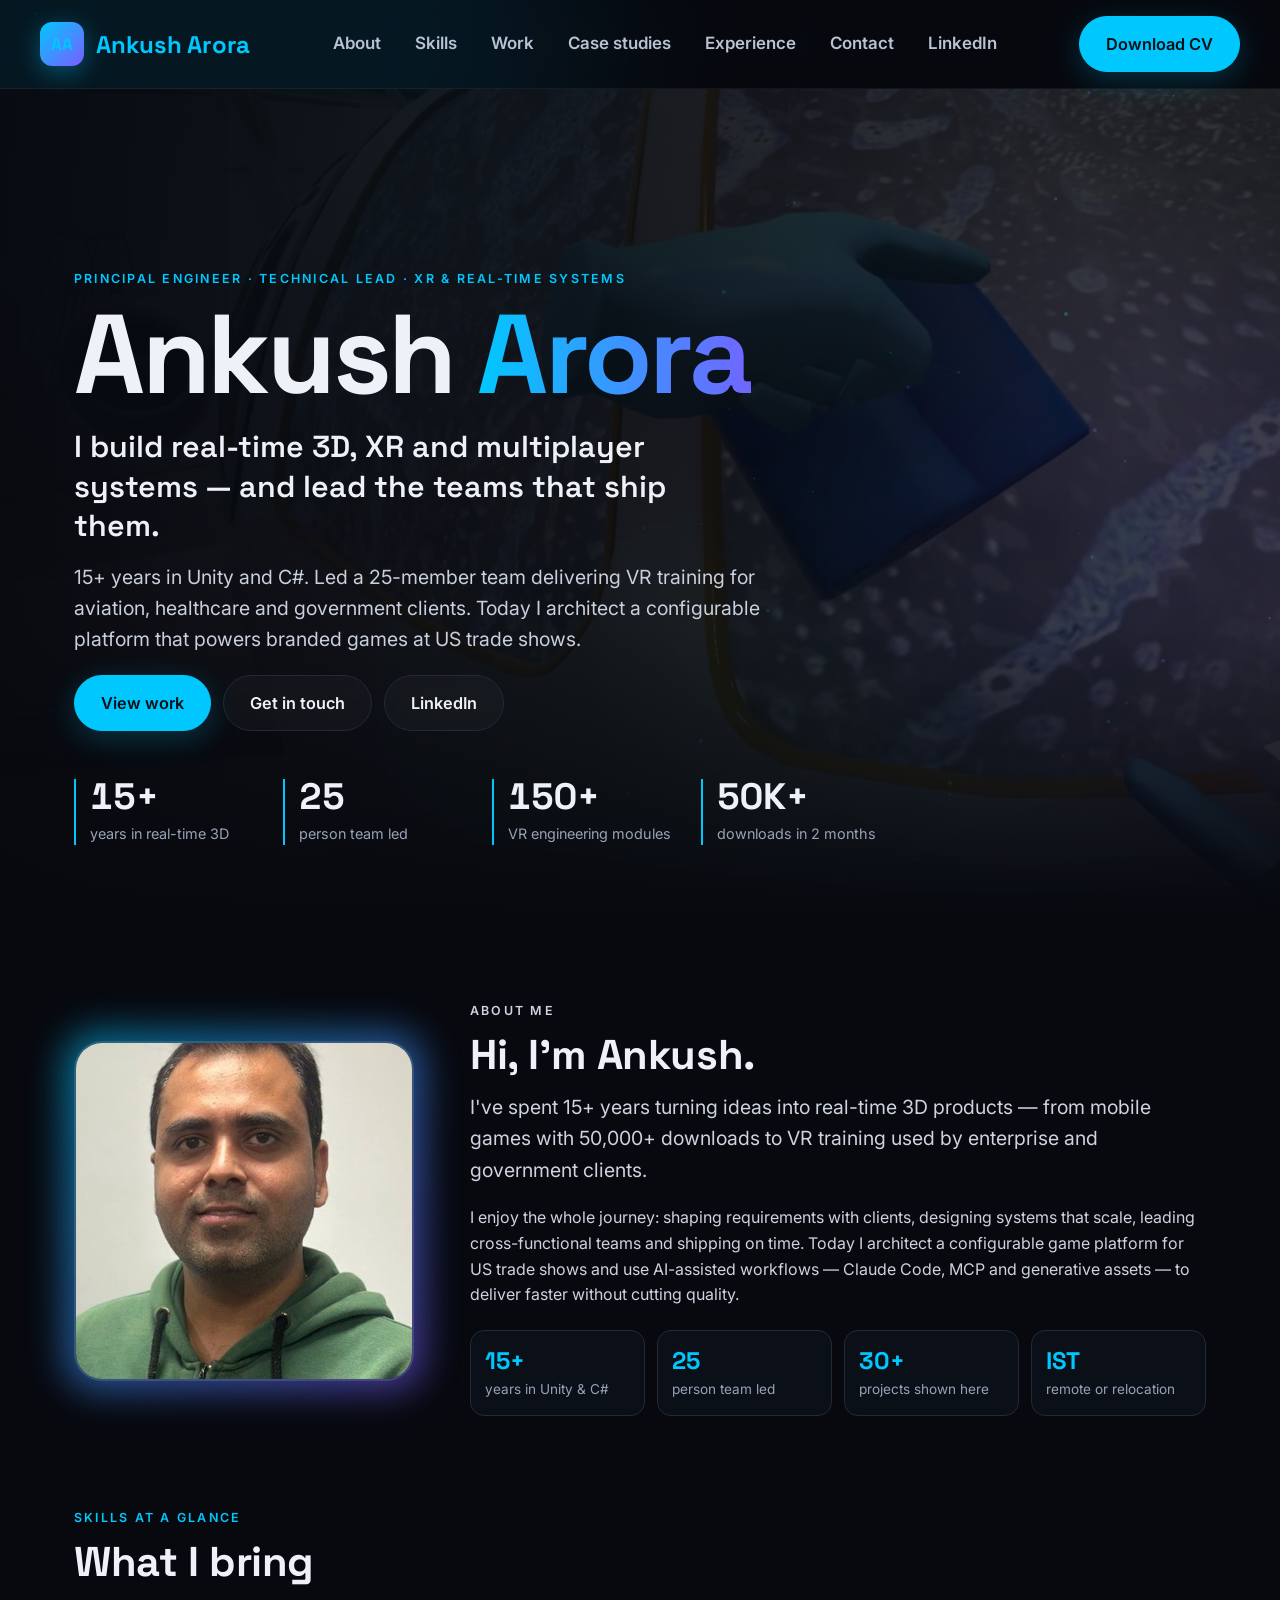
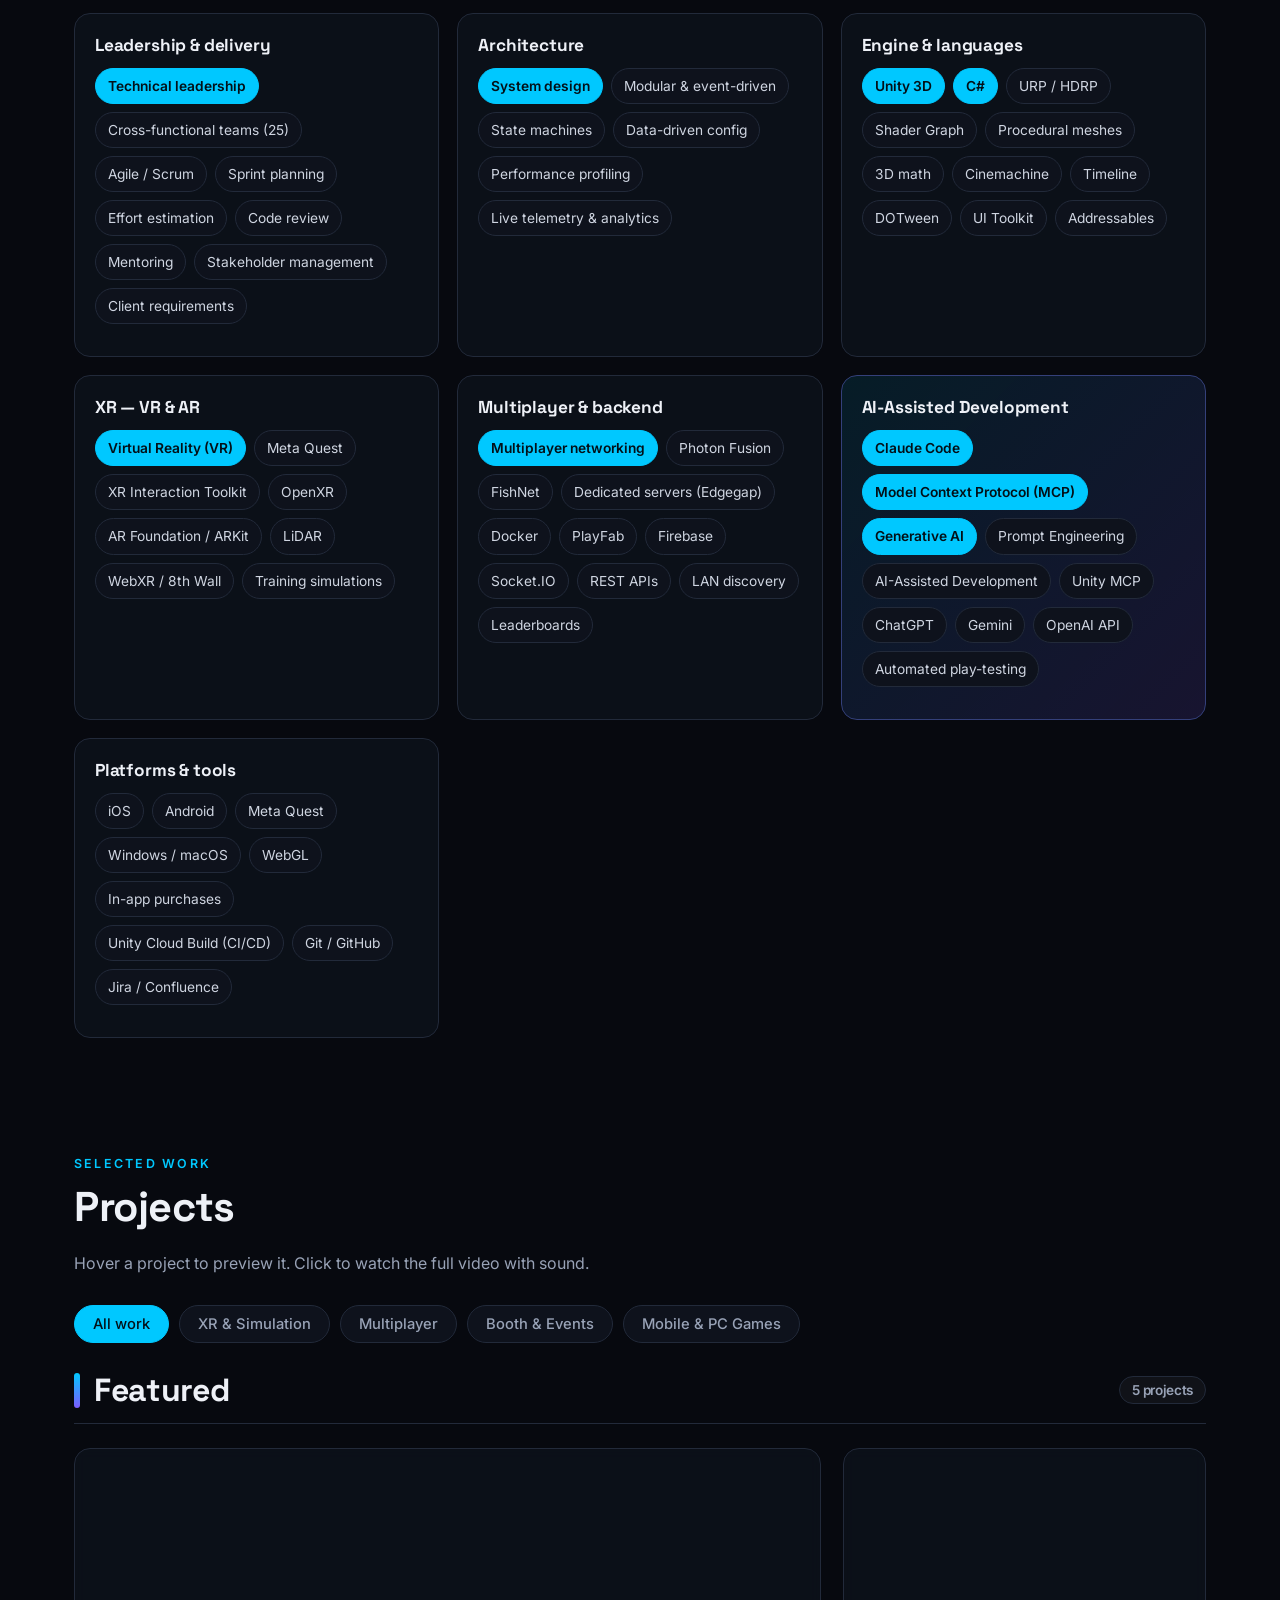
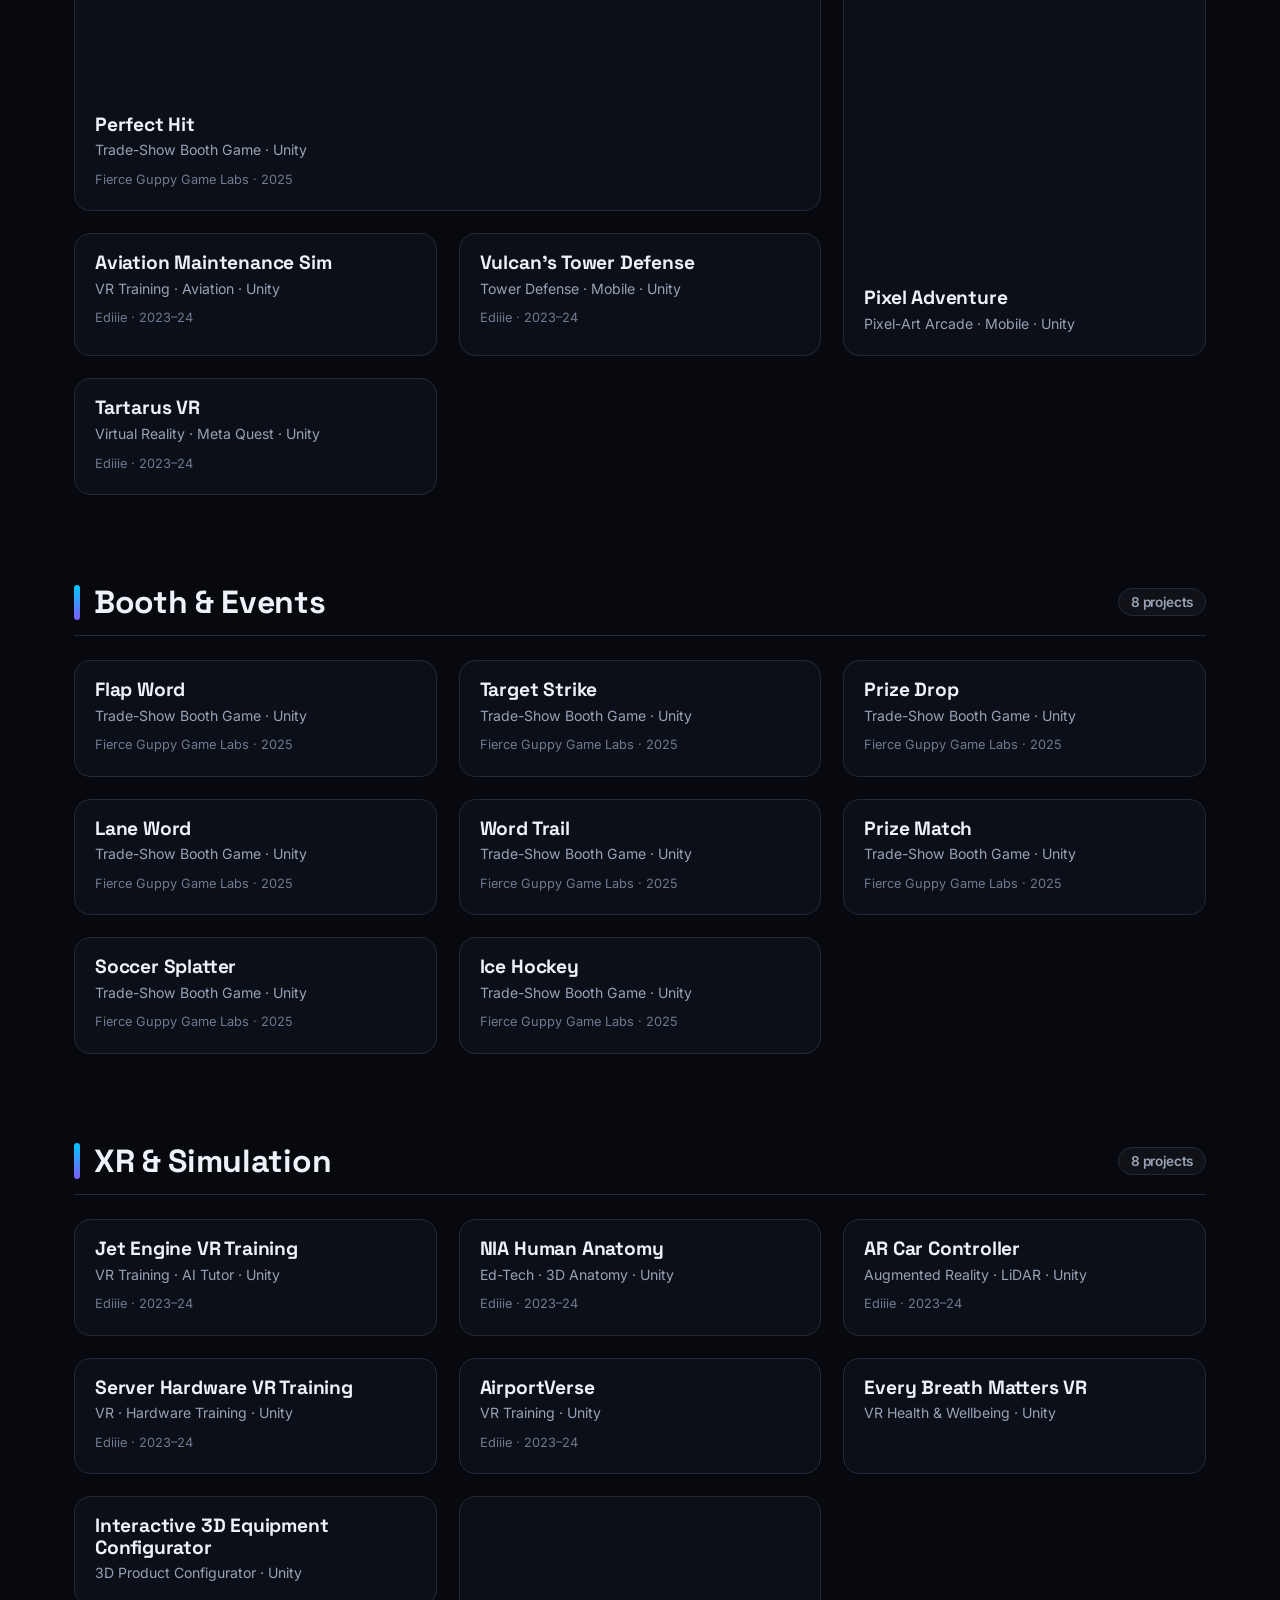
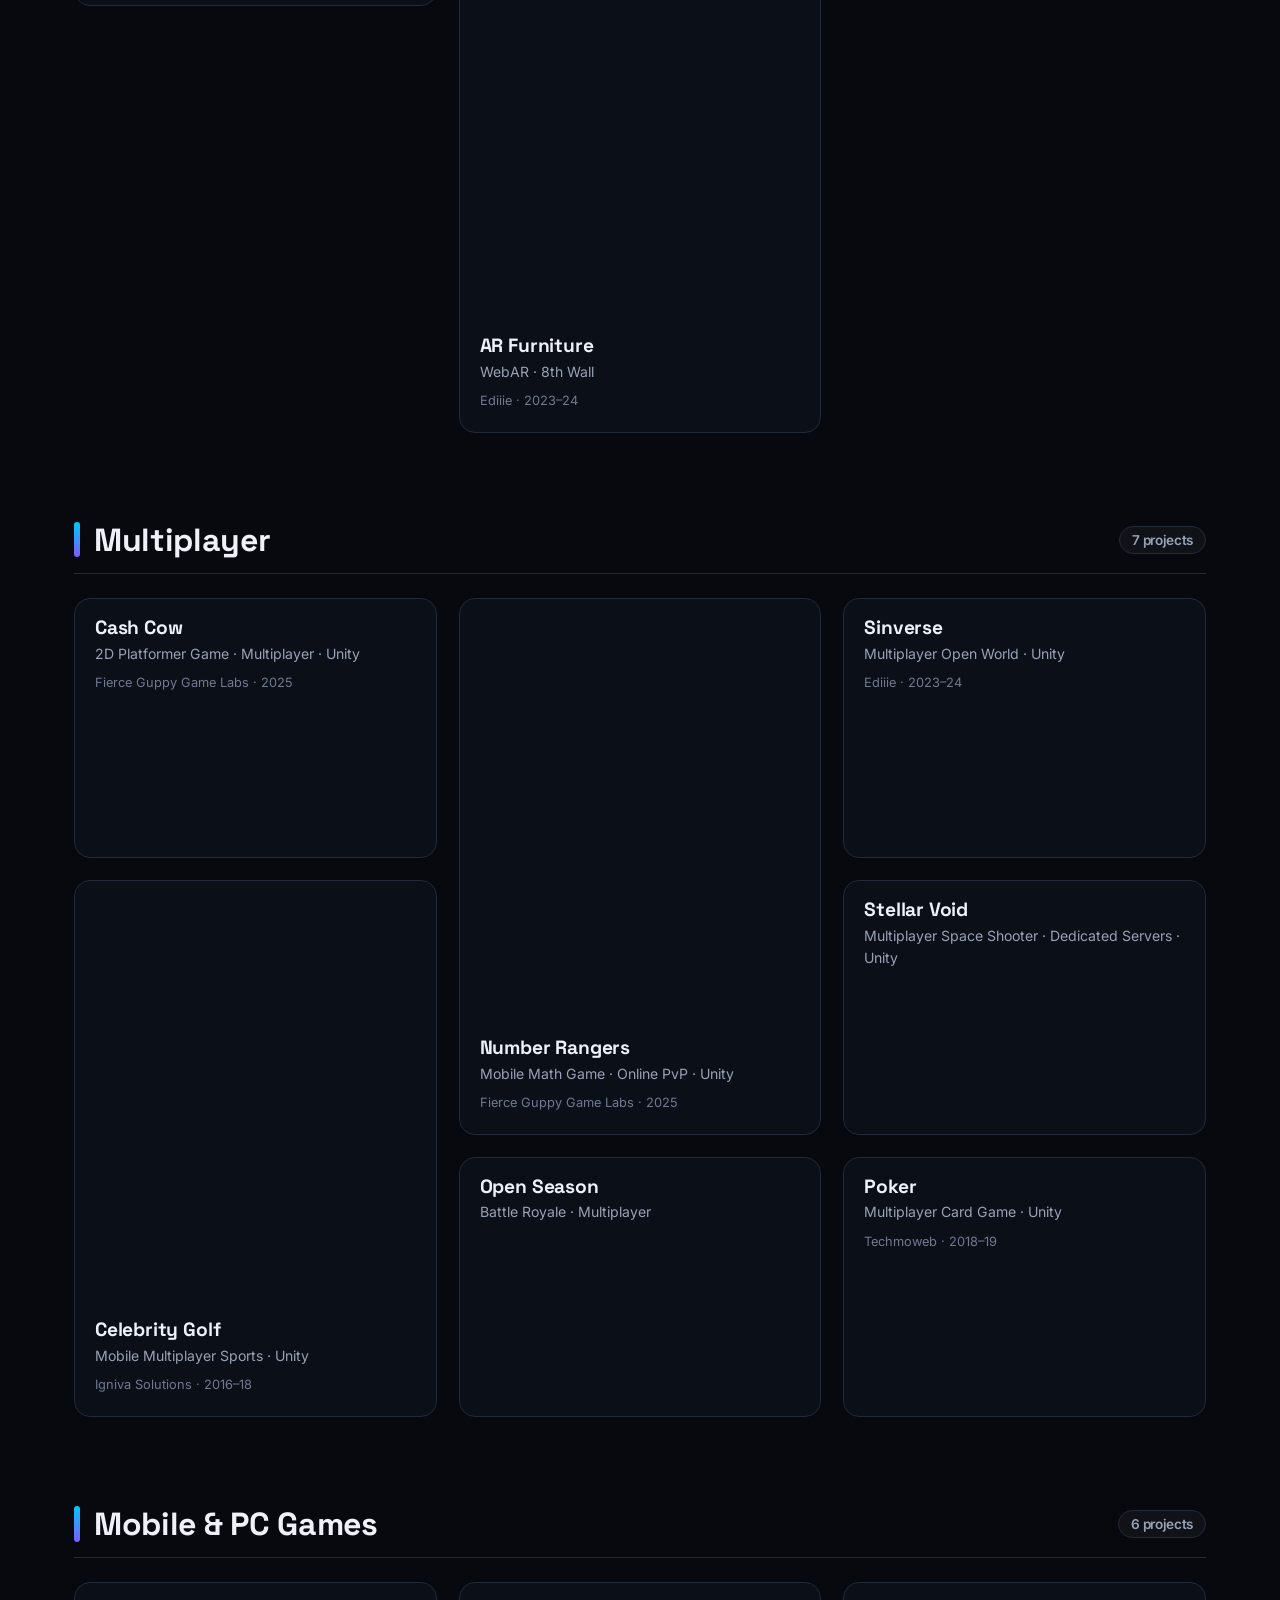
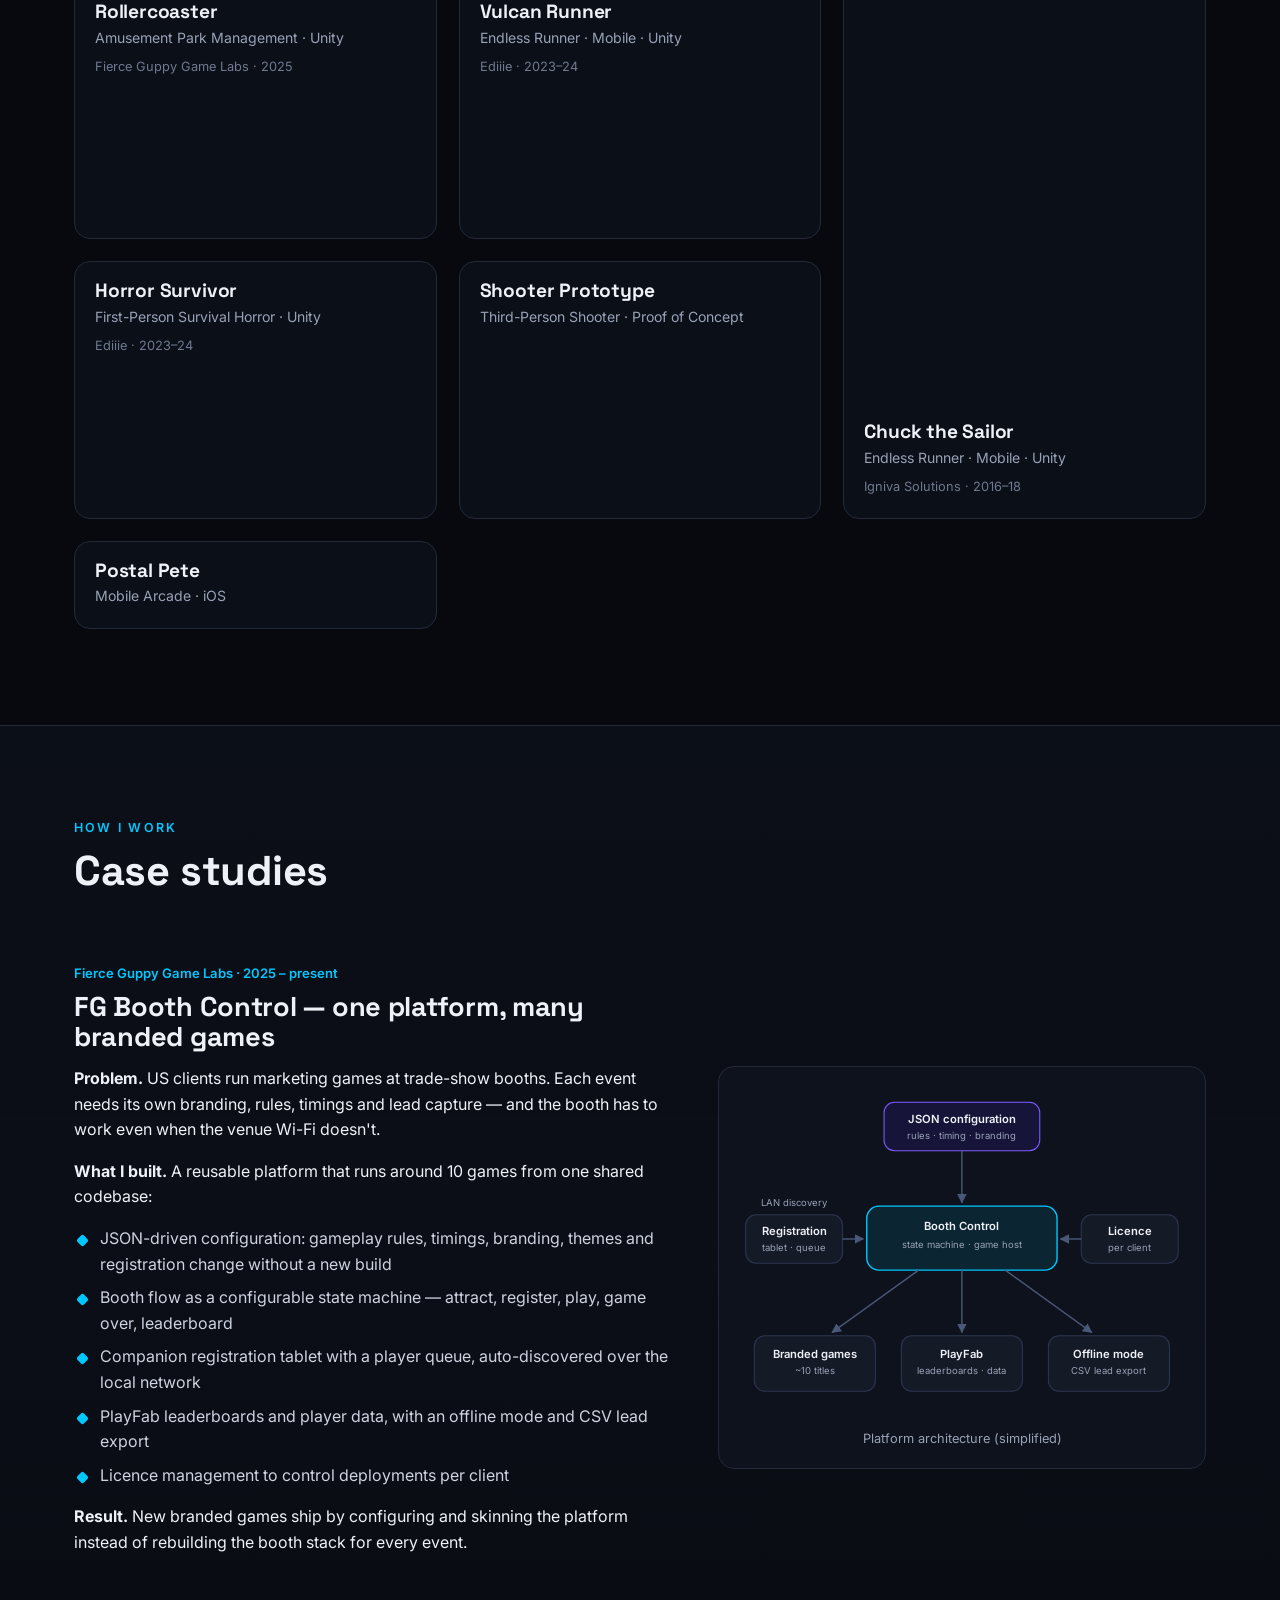
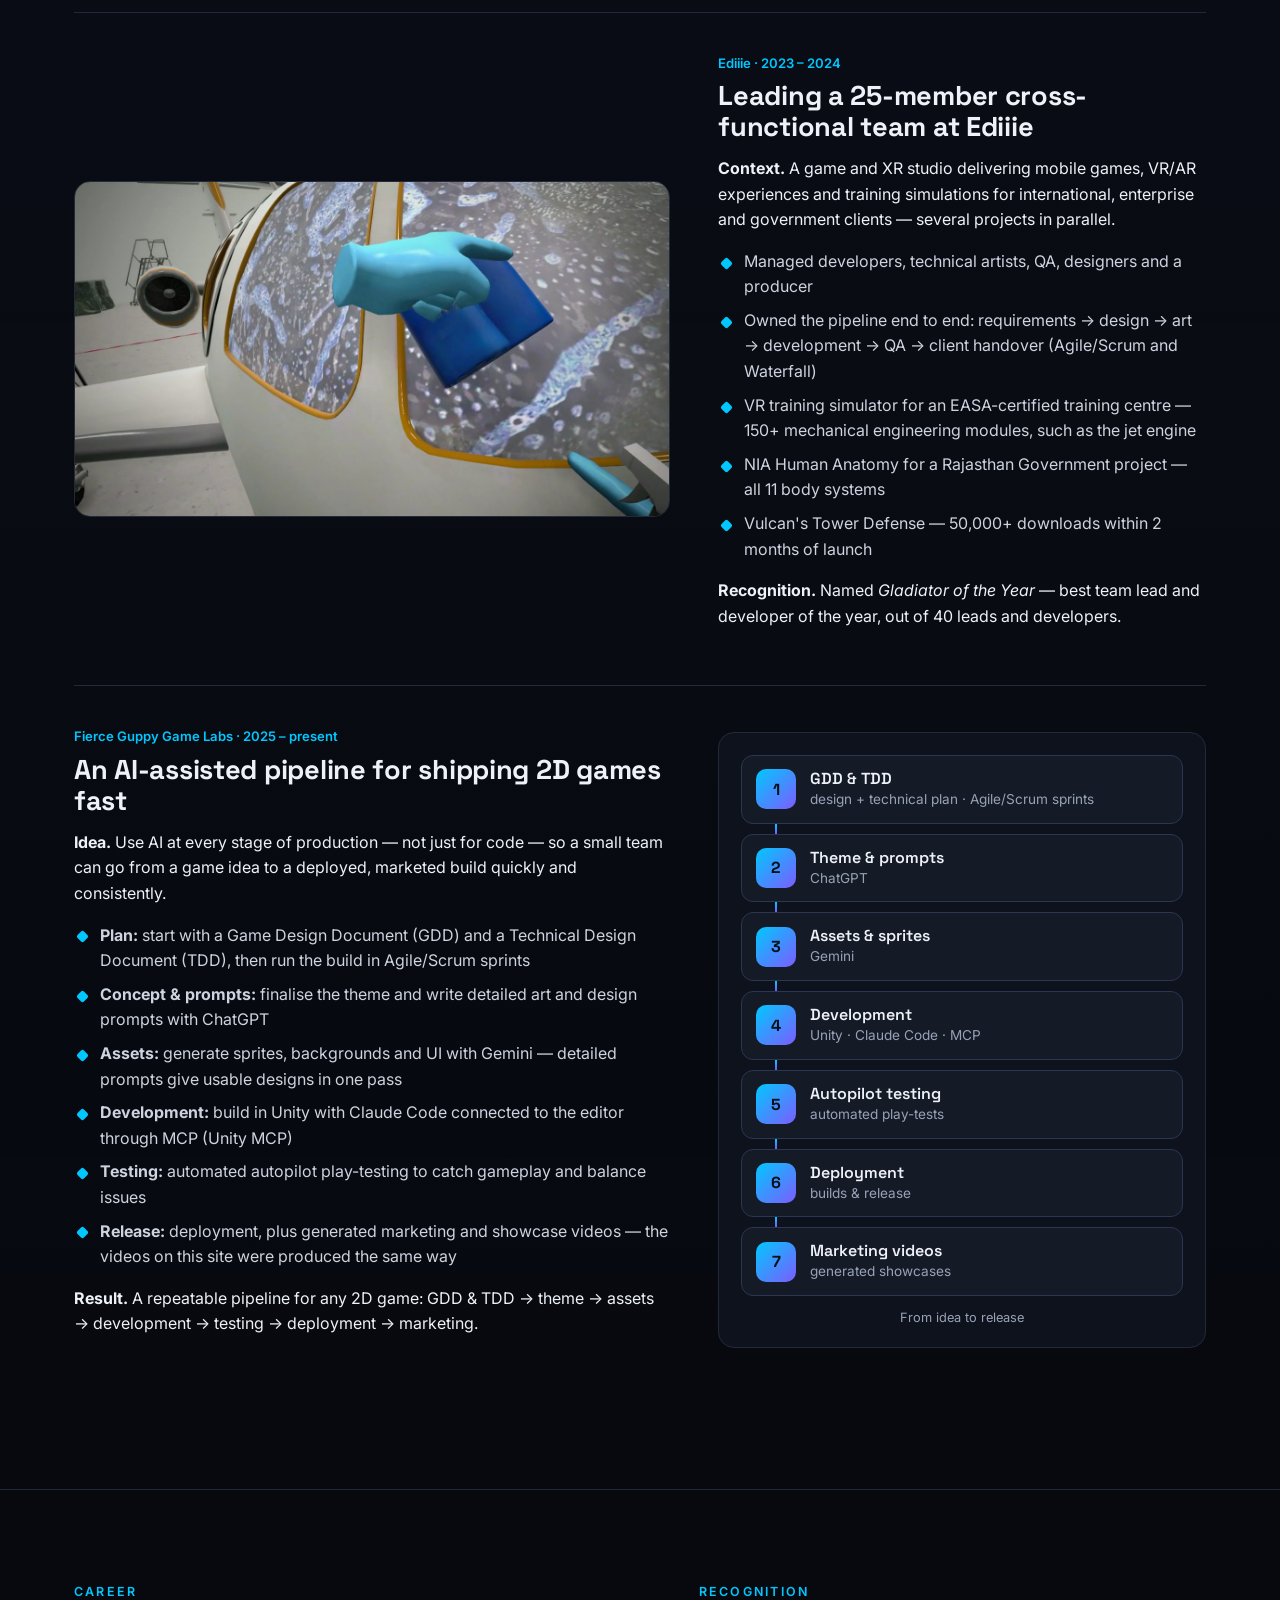
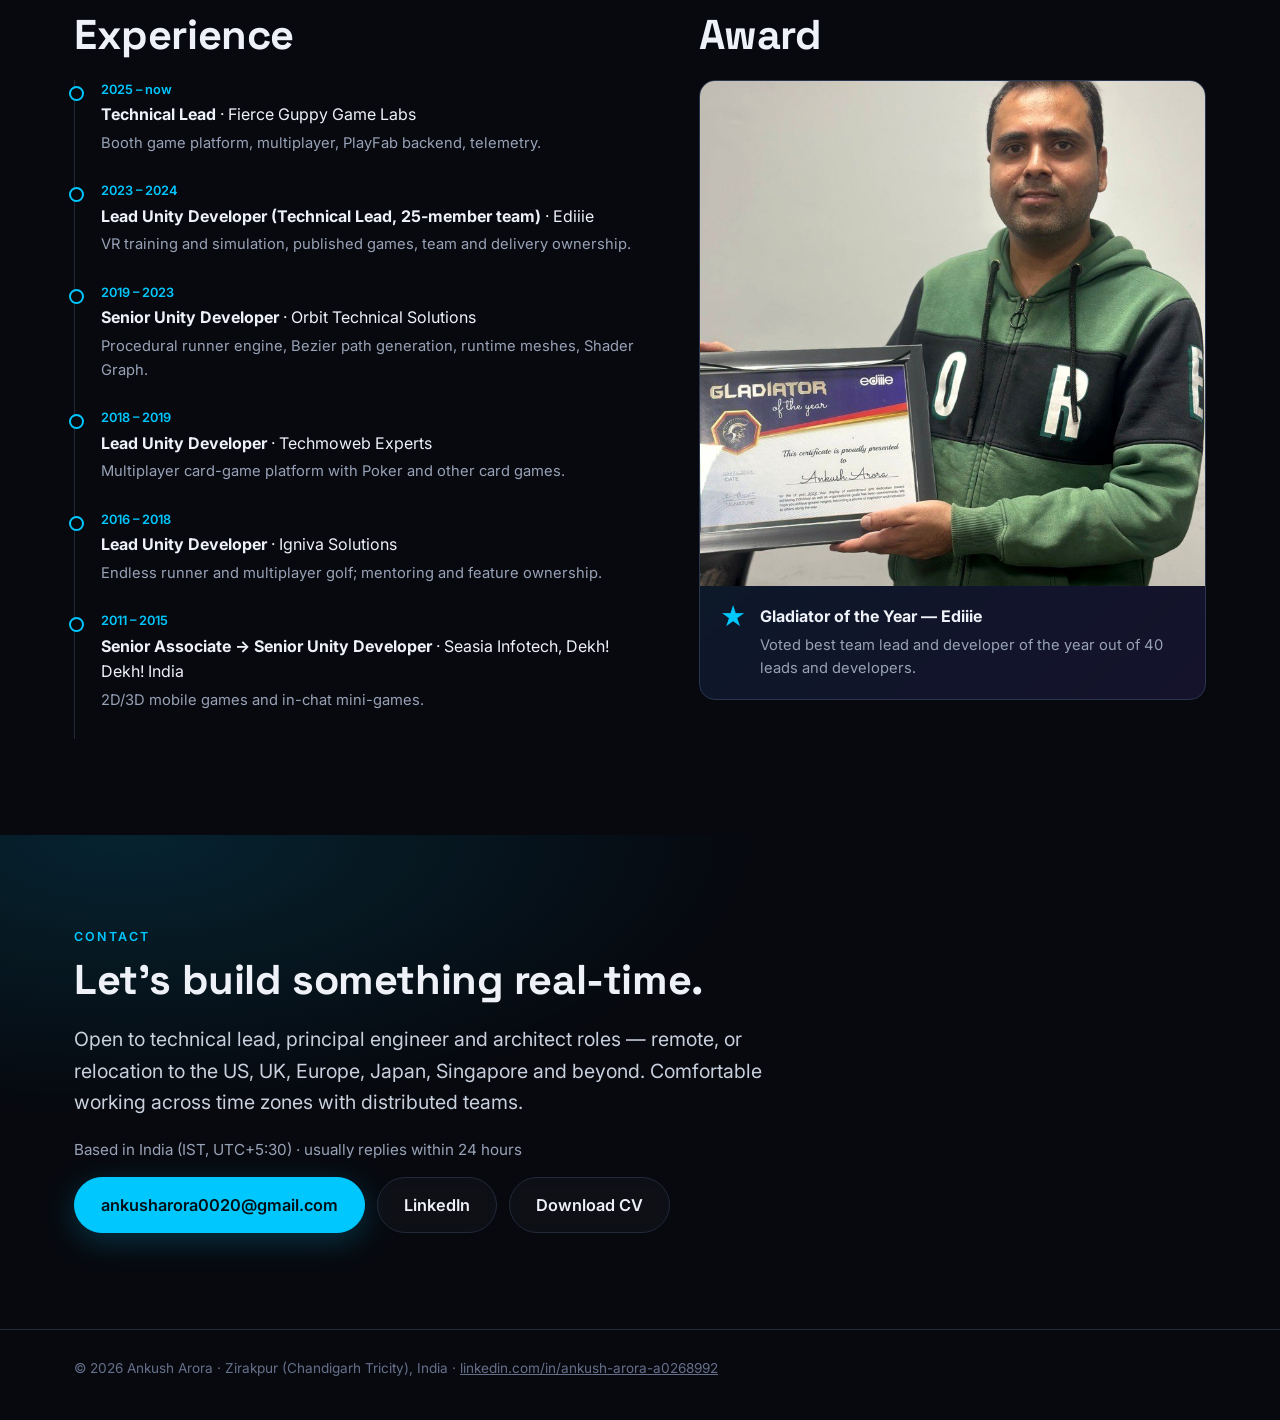
<file: docs/index.html>
<!doctype html>
<html lang="en">
<head>
<meta charset="utf-8">
<meta name="viewport" content="width=device-width, initial-scale=1">
<title>Ankush Arora — Principal Engineer / Technical Lead</title>
<meta name="description" content="Ankush Arora — 15+ years building real-time 3D, XR, simulation and multiplayer products in Unity. Technical lead of a 25-member team. Portfolio, case studies and CV.">
<meta property="og:title" content="Ankush Arora — Real-Time Systems, XR & Simulation">
<meta property="og:description" content="15+ years building real-time 3D, XR, simulation and multiplayer products. Portfolio and case studies.">
<meta property="og:type" content="website">
<meta property="og:url" content="https://ankusharoraportfolio.github.io/">
<meta property="og:image" content="https://ankusharoraportfolio.github.io/assets/og-image.jpg">
<meta name="twitter:card" content="summary_large_image">
<meta property="og:image:width" content="1200">
<meta property="og:image:height" content="630">
<link rel="canonical" href="https://ankusharoraportfolio.github.io/">
<meta name="theme-color" content="#07090f">
<script type="application/ld+json">
{"@context":"https://schema.org","@type":"Person","name":"Ankush Arora","jobTitle":"Principal Engineer / Technical Lead","url":"https://ankusharoraportfolio.github.io/","email":"mailto:ankusharora0020@gmail.com","address":{"@type":"PostalAddress","addressLocality":"Zirakpur","addressCountry":"IN"},"sameAs":["https://www.linkedin.com/in/ankush-arora-a0268992/"],"knowsAbout":["Unity","C#","Virtual Reality","Augmented Reality","Multiplayer networking","Real-time 3D","Simulation","Technical leadership"]}
</script>
<link rel="icon" href="data:image/svg+xml,%3Csvg xmlns='http://www.w3.org/2000/svg' viewBox='0 0 64 64'%3E%3Crect width='64' height='64' rx='14' fill='%2307090f'/%3E%3Ctext x='32' y='43' font-family='Arial' font-weight='700' font-size='30' text-anchor='middle' fill='%2300c8ff'%3EAA%3C/text%3E%3C/svg%3E">
<link rel="preconnect" href="https://fonts.googleapis.com">
<link rel="preconnect" href="https://fonts.gstatic.com" crossorigin>
<link href="https://fonts.googleapis.com/css2?family=Inter:wght@400;500;600&family=Space+Grotesk:wght@500;600;700&display=swap" rel="stylesheet">
<link rel="stylesheet" href="styles.css?v=1792730351">
</head>
<body>
<div class="aurora" aria-hidden="true"><span></span><span></span><span></span></div>
<canvas id="bg" aria-hidden="true"></canvas>

<header class="nav" id="top">
  <a class="brand" href="#top"><span class="mono">AA</span><span class="brand-name">Ankush Arora</span></a>
  <nav>
    <a href="#about">About</a>
    <a href="#skills">Skills</a>
    <a href="#work">Work</a>
    <a href="#case-studies">Case studies</a>
    <a href="#experience">Experience</a>
    <a href="#contact">Contact</a>
    <a href="https://www.linkedin.com/in/ankush-arora-a0268992/" target="_blank" rel="noopener">LinkedIn</a>
  </nav>
  <a class="btn btn-nav" href="assets/Ankush_Arora_CV.pdf" download>Download CV</a>
</header>

<section class="hero">
  <video class="hero-video" autoplay muted loop playsinline disablepictureinpicture preload="metadata" poster="assets/work/aviation_maintenance_sim/poster.jpg">
    <source src="assets/work/aviation_maintenance_sim/loop.mp4" type="video/mp4">
  </video>
  <div class="hero-shade"></div>
  <div class="wrap hero-inner">
    <p class="eyebrow">Principal Engineer · Technical Lead · XR &amp; Real-Time Systems</p>
    <h1 class="name">Ankush <span>Arora</span></h1>
    <p class="tagline">I build real-time 3D, XR and multiplayer systems — and lead the teams that ship them.</p>
    <p class="lead">15+ years in Unity and C#. Led a 25-member team delivering VR training for aviation, healthcare and government clients. Today I architect a configurable platform that powers branded games at US trade shows.</p>
    <div class="cta">
      <a class="btn" href="#work">View work</a>
      <a class="btn btn-ghost" href="#contact">Get in touch</a>
      <a class="btn btn-ghost" href="https://www.linkedin.com/in/ankush-arora-a0268992/" target="_blank" rel="noopener">LinkedIn</a>
    </div>
    <dl class="stats">
      <div><dt data-count="15" data-suffix="+">15+</dt><dd>years in real-time 3D</dd></div>
      <div><dt data-count="25" data-suffix="">25</dt><dd>person team led</dd></div>
      <div><dt data-count="150" data-suffix="+">150+</dt><dd>VR engineering modules</dd></div>
      <div><dt data-count="50" data-suffix="K+">50K+</dt><dd>downloads in 2 months</dd></div>
    </dl>
  </div>
</section>

<section class="section about" id="about">
  <div class="wrap about-grid">
    <figure class="about-photo"><img src="assets/portrait.jpg" alt="Ankush Arora" width="600" height="600" loading="eager"></figure>
    <div class="about-text">
      <p class="eyebrow">About me</p>
      <h2>Hi, I'm Ankush.</h2>
      <p class="lead">I've spent 15+ years turning ideas into real-time 3D products — from mobile games with 50,000+ downloads to VR training used by enterprise and government clients.</p>
      <p>I enjoy the whole journey: shaping requirements with clients, designing systems that scale, leading cross-functional teams and shipping on time. Today I architect a configurable game platform for US trade shows and use AI-assisted workflows — Claude Code, MCP and generative assets — to deliver faster without cutting quality.</p>
      <ul class="facts">
        <li><b>15+</b><span>years in Unity &amp; C#</span></li>
        <li><b>25</b><span>person team led</span></li>
        <li><b>30+</b><span>projects shown here</span></li>
        <li><b>IST</b><span>remote or relocation</span></li>
      </ul>
    </div>
  </div>
</section>

<section class="section skills-top" id="skills">
  <div class="wrap">
    <div class="section-head">
      <p class="eyebrow">Skills at a glance</p>
      <h2>What I bring</h2>
    </div>
    <div class="skill-grid">
      <div class="skill-card"><h4>Leadership &amp; delivery</h4><p class="chips"><span class="hot">Technical leadership</span><span>Cross-functional teams (25)</span><span>Agile / Scrum</span><span>Sprint planning</span><span>Effort estimation</span><span>Code review</span><span>Mentoring</span><span>Stakeholder management</span><span>Client requirements</span></p></div>
      <div class="skill-card"><h4>Architecture</h4><p class="chips"><span class="hot">System design</span><span>Modular &amp; event-driven</span><span>State machines</span><span>Data-driven config</span><span>Performance profiling</span><span>Live telemetry &amp; analytics</span></p></div>
      <div class="skill-card"><h4>Engine &amp; languages</h4><p class="chips"><span class="hot">Unity 3D</span><span class="hot">C#</span><span>URP / HDRP</span><span>Shader Graph</span><span>Procedural meshes</span><span>3D math</span><span>Cinemachine</span><span>Timeline</span><span>DOTween</span><span>UI Toolkit</span><span>Addressables</span></p></div>
      <div class="skill-card"><h4>XR — VR &amp; AR</h4><p class="chips"><span class="hot">Virtual Reality (VR)</span><span>Meta Quest</span><span>XR Interaction Toolkit</span><span>OpenXR</span><span>AR Foundation / ARKit</span><span>LiDAR</span><span>WebXR / 8th Wall</span><span>Training simulations</span></p></div>
      <div class="skill-card"><h4>Multiplayer &amp; backend</h4><p class="chips"><span class="hot">Multiplayer networking</span><span>Photon Fusion</span><span>FishNet</span><span>Dedicated servers (Edgegap)</span><span>Docker</span><span>PlayFab</span><span>Firebase</span><span>Socket.IO</span><span>REST APIs</span><span>LAN discovery</span><span>Leaderboards</span></p></div>
      <div class="skill-card ai"><h4>AI-Assisted Development</h4><p class="chips"><span class="hot">Claude Code</span><span class="hot">Model Context Protocol (MCP)</span><span class="hot">Generative AI</span><span>Prompt Engineering</span><span>AI-Assisted Development</span><span>Unity MCP</span><span>ChatGPT</span><span>Gemini</span><span>OpenAI API</span><span>Automated play-testing</span></p></div>
      <div class="skill-card"><h4>Platforms &amp; tools</h4><p class="chips"><span>iOS</span><span>Android</span><span>Meta Quest</span><span>Windows / macOS</span><span>WebGL</span><span>In-app purchases</span><span>Unity Cloud Build (CI/CD)</span><span>Git / GitHub</span><span>Jira / Confluence</span></p></div>
    </div>
  </div>
</section>

<section class="section" id="work">
  <div class="wrap">
    <div class="reveal section-head">
      <p class="eyebrow">Selected work</p>
      <h2>Projects</h2>
      <p class="muted" id="work-hint">Hover a project to preview it. Click to watch the full video with sound.</p>
    </div>
    <div class="filters" role="tablist" id="filters"></div>
    <div class="grid" id="grid"></div>
  </div>
</section>

<section class="section alt" id="case-studies">
  <div class="wrap">
    <div class="reveal section-head">
      <p class="eyebrow">How I work</p>
      <h2>Case studies</h2>
    </div>

    <article class="reveal case">
      <div class="case-text">
        <p class="tag">Fierce Guppy Game Labs · 2025 – present</p>
        <h3>FG Booth Control — one platform, many branded games</h3>
        <p><b>Problem.</b> US clients run marketing games at trade-show booths. Each event needs its own branding, rules, timings and lead capture — and the booth has to work even when the venue Wi-Fi doesn't.</p>
        <p><b>What I built.</b> A reusable platform that runs around 10 games from one shared codebase:</p>
        <ul class="ticks">
          <li>JSON-driven configuration: gameplay rules, timings, branding, themes and registration change without a new build</li>
          <li>Booth flow as a configurable state machine — attract, register, play, game over, leaderboard</li>
          <li>Companion registration tablet with a player queue, auto-discovered over the local network</li>
          <li>PlayFab leaderboards and player data, with an offline mode and CSV lead export</li>
          <li>Licence management to control deployments per client</li>
        </ul>
        <p><b>Result.</b> New branded games ship by configuring and skinning the platform instead of rebuilding the booth stack for every event.</p>
      </div>
      <figure class="diagram" aria-label="Booth platform architecture">
        <svg viewBox="0 0 520 380" role="img">
          <defs>
            <marker id="ar" viewBox="0 0 10 10" refX="9" refY="5" markerWidth="7" markerHeight="7" orient="auto"><path d="M0,0 L10,5 L0,10 z" class="arrowhead"/></marker>
          </defs>
          <g class="node accent"><rect x="170" y="20" width="180" height="56" rx="12"/><text x="260" y="44">JSON configuration</text><text x="260" y="62" class="sub">rules · timing · branding</text></g>
          <g class="node core"><rect x="150" y="140" width="220" height="74" rx="14"/><text x="260" y="168">Booth Control</text><text x="260" y="188" class="sub">state machine · game host</text></g>
          <g class="node"><rect x="10" y="150" width="112" height="56" rx="12"/><text x="66" y="174">Registration</text><text x="66" y="192" class="sub">tablet · queue</text></g>
          <g class="node"><rect x="398" y="150" width="112" height="56" rx="12"/><text x="454" y="174">Licence</text><text x="454" y="192" class="sub">per client</text></g>
          <g class="node"><rect x="20" y="290" width="140" height="64" rx="12"/><text x="90" y="316">Branded games</text><text x="90" y="334" class="sub">~10 titles</text></g>
          <g class="node"><rect x="190" y="290" width="140" height="64" rx="12"/><text x="260" y="316">PlayFab</text><text x="260" y="334" class="sub">leaderboards · data</text></g>
          <g class="node"><rect x="360" y="290" width="140" height="64" rx="12"/><text x="430" y="316">Offline mode</text><text x="430" y="334" class="sub">CSV lead export</text></g>
          <path class="edge" d="M260 76 V136" marker-end="url(#ar)"/>
          <path class="edge" d="M122 178 H146" marker-end="url(#ar)"/>
          <path class="edge" d="M398 178 H374" marker-end="url(#ar)"/>
          <path class="edge" d="M210 214 L110 286" marker-end="url(#ar)"/>
          <path class="edge" d="M260 214 V286" marker-end="url(#ar)"/>
          <path class="edge" d="M310 214 L410 286" marker-end="url(#ar)"/>
          <text x="66" y="140" class="edge-label">LAN discovery</text>
        </svg>
        <figcaption>Platform architecture (simplified)</figcaption>
      </figure>
    </article>

    <article class="reveal case">
      <div class="case-text">
        <p class="tag">Ediiie · 2023 – 2024</p>
        <h3>Leading a 25-member cross-functional team at Ediiie</h3>
        <p><b>Context.</b> A game and XR studio delivering mobile games, VR/AR experiences and training simulations for international, enterprise and government clients — several projects in parallel.</p>
        <ul class="ticks">
          <li>Managed developers, technical artists, QA, designers and a producer</li>
          <li>Owned the pipeline end to end: requirements → design → art → development → QA → client handover (Agile/Scrum and Waterfall)</li>
          <li>VR training simulator for an EASA-certified training centre — 150+ mechanical engineering modules, such as the jet engine</li>
          <li>NIA Human Anatomy for a Rajasthan Government project — all 11 body systems</li>
          <li>Vulcan's Tower Defense — 50,000+ downloads within 2 months of launch</li>
        </ul>
        <p><b>Recognition.</b> Named <em>Gladiator of the Year</em> — best team lead and developer of the year, out of 40 leads and developers.</p>
      </div>
      <div class="case-media">
        <video muted loop playsinline preload="none" poster="assets/work/aviation_maintenance_sim/poster.jpg" data-autoplay>
          <source src="assets/work/aviation_maintenance_sim/loop.mp4" type="video/mp4">
        </video>
      </div>
    </article>
    <article class="case reveal ai-case">
      <div class="case-text">
        <p class="tag">Fierce Guppy Game Labs · 2025 – present</p>
        <h3>An AI-assisted pipeline for shipping 2D games fast</h3>
        <p><b>Idea.</b> Use AI at every stage of production — not just for code — so a small team can go from a game idea to a deployed, marketed build quickly and consistently.</p>
        <ul class="ticks">
          <li><b>Plan:</b> start with a Game Design Document (GDD) and a Technical Design Document (TDD), then run the build in Agile/Scrum sprints</li>
          <li><b>Concept &amp; prompts:</b> finalise the theme and write detailed art and design prompts with ChatGPT</li>
          <li><b>Assets:</b> generate sprites, backgrounds and UI with Gemini — detailed prompts give usable designs in one pass</li>
          <li><b>Development:</b> build in Unity with Claude Code connected to the editor through MCP (Unity MCP)</li>
          <li><b>Testing:</b> automated autopilot play-testing to catch gameplay and balance issues</li>
          <li><b>Release:</b> deployment, plus generated marketing and showcase videos — the videos on this site were produced the same way</li>
        </ul>
        <p><b>Result.</b> A repeatable pipeline for any 2D game: GDD &amp; TDD → theme → assets → development → testing → deployment → marketing.</p>
      </div>
      <figure class="diagram pipeline" aria-label="AI-assisted production pipeline">
        <ol>
          <li><span>1</span><b>GDD &amp; TDD</b><em>design + technical plan · Agile/Scrum sprints</em></li>
          <li><span>2</span><b>Theme &amp; prompts</b><em>ChatGPT</em></li>
          <li><span>3</span><b>Assets &amp; sprites</b><em>Gemini</em></li>
          <li><span>4</span><b>Development</b><em>Unity · Claude Code · MCP</em></li>
          <li><span>5</span><b>Autopilot testing</b><em>automated play-tests</em></li>
          <li><span>6</span><b>Deployment</b><em>builds &amp; release</em></li>
          <li><span>7</span><b>Marketing videos</b><em>generated showcases</em></li>
        </ol>
        <figcaption>From idea to release</figcaption>
      </figure>
    </article>
  </div>
</section>

<section class="section" id="experience">
  <div class="wrap two-col">
    <div>
      <p class="eyebrow">Career</p>
      <h2>Experience</h2>
      <ol class="reveal timeline">
        <li><span class="when">2025 – now</span><b>Technical Lead</b> · Fierce Guppy Game Labs<p>Booth game platform, multiplayer, PlayFab backend, telemetry.</p></li>
        <li><span class="when">2023 – 2024</span><b>Lead Unity Developer (Technical Lead, 25-member team)</b> · Ediiie<p>VR training and simulation, published games, team and delivery ownership.</p></li>
        <li><span class="when">2019 – 2023</span><b>Senior Unity Developer</b> · Orbit Technical Solutions<p>Procedural runner engine, Bezier path generation, runtime meshes, Shader Graph.</p></li>
        <li><span class="when">2018 – 2019</span><b>Lead Unity Developer</b> · Techmoweb Experts<p>Multiplayer card-game platform with Poker and other card games.</p></li>
        <li><span class="when">2016 – 2018</span><b>Lead Unity Developer</b> · Igniva Solutions<p>Endless runner and multiplayer golf; mentoring and feature ownership.</p></li>
        <li><span class="when">2011 – 2015</span><b>Senior Associate → Senior Unity Developer</b> · Seasia Infotech, Dekh! Dekh! India<p>2D/3D mobile games and in-chat mini-games.</p></li>
      </ol>
    </div>
    <div>
      <p class="eyebrow">Recognition</p>
      <h2>Award</h2>
      <figure class="reveal award-card">
        <img src="assets/award_photo.jpg" alt="Ankush Arora holding the Gladiator of the Year certificate from Ediiie" width="800" height="800" loading="lazy">
        <figcaption>
          <span class="award-icon" aria-hidden="true">★</span>
          <div><b>Gladiator of the Year — Ediiie</b><p>Voted best team lead and developer of the year out of 40 leads and developers.</p></div>
        </figcaption>
      </figure>
    </div>
  </div>
</section>

<section class="section contact" id="contact">
  <div class="wrap">
    <p class="eyebrow">Contact</p>
    <h2>Let's build something real-time.</h2>
    <p class="lead">Open to technical lead, principal engineer and architect roles — remote, or relocation to the US, UK, Europe, Japan, Singapore and beyond. Comfortable working across time zones with distributed teams.</p>
    <p class="muted tz">Based in India (IST, UTC+5:30) · usually replies within 24 hours</p>
    <div class="cta">
      <a class="btn" href="mailto:ankusharora0020@gmail.com">ankusharora0020@gmail.com</a>
      <a class="btn btn-ghost" href="https://www.linkedin.com/in/ankush-arora-a0268992/" target="_blank" rel="noopener">LinkedIn</a>
      <a class="btn btn-ghost" href="assets/Ankush_Arora_CV.pdf" download>Download CV</a>
    </div>
  </div>
</section>

<a class="to-top" href="#top" aria-label="Back to top">↑</a>
<footer class="footer"><div class="wrap">© <span id="year"></span> Ankush Arora · Zirakpur (Chandigarh Tricity), India · <a href="https://www.linkedin.com/in/ankush-arora-a0268992/" target="_blank" rel="noopener">linkedin.com/in/ankush-arora-a0268992</a></div></footer>

<dialog class="modal" id="modal" aria-labelledby="m-title">
  <button class="close" id="m-close" aria-label="Close">×</button>
  <button class="m-nav prev" id="m-prev" aria-label="Previous project">‹</button>
  <button class="m-nav next" id="m-next" aria-label="Next project">›</button>
  <div class="m-media" id="m-media"></div>
  <div class="m-body">
    <p class="tag" id="m-tag"></p>
    <h3 id="m-title"></h3>
    <p class="muted" id="m-kicker"></p>
    <p id="m-summary"></p>
    <ul class="ticks" id="m-features"></ul>
    <div class="cta" id="m-links"></div>
  </div>
</dialog>

<script src="projects.js?v=1792730351"></script>
<script src="bg.js?v=1792730351"></script>
<script src="app.js?v=1792730351"></script>
</body>
</html>
</file>
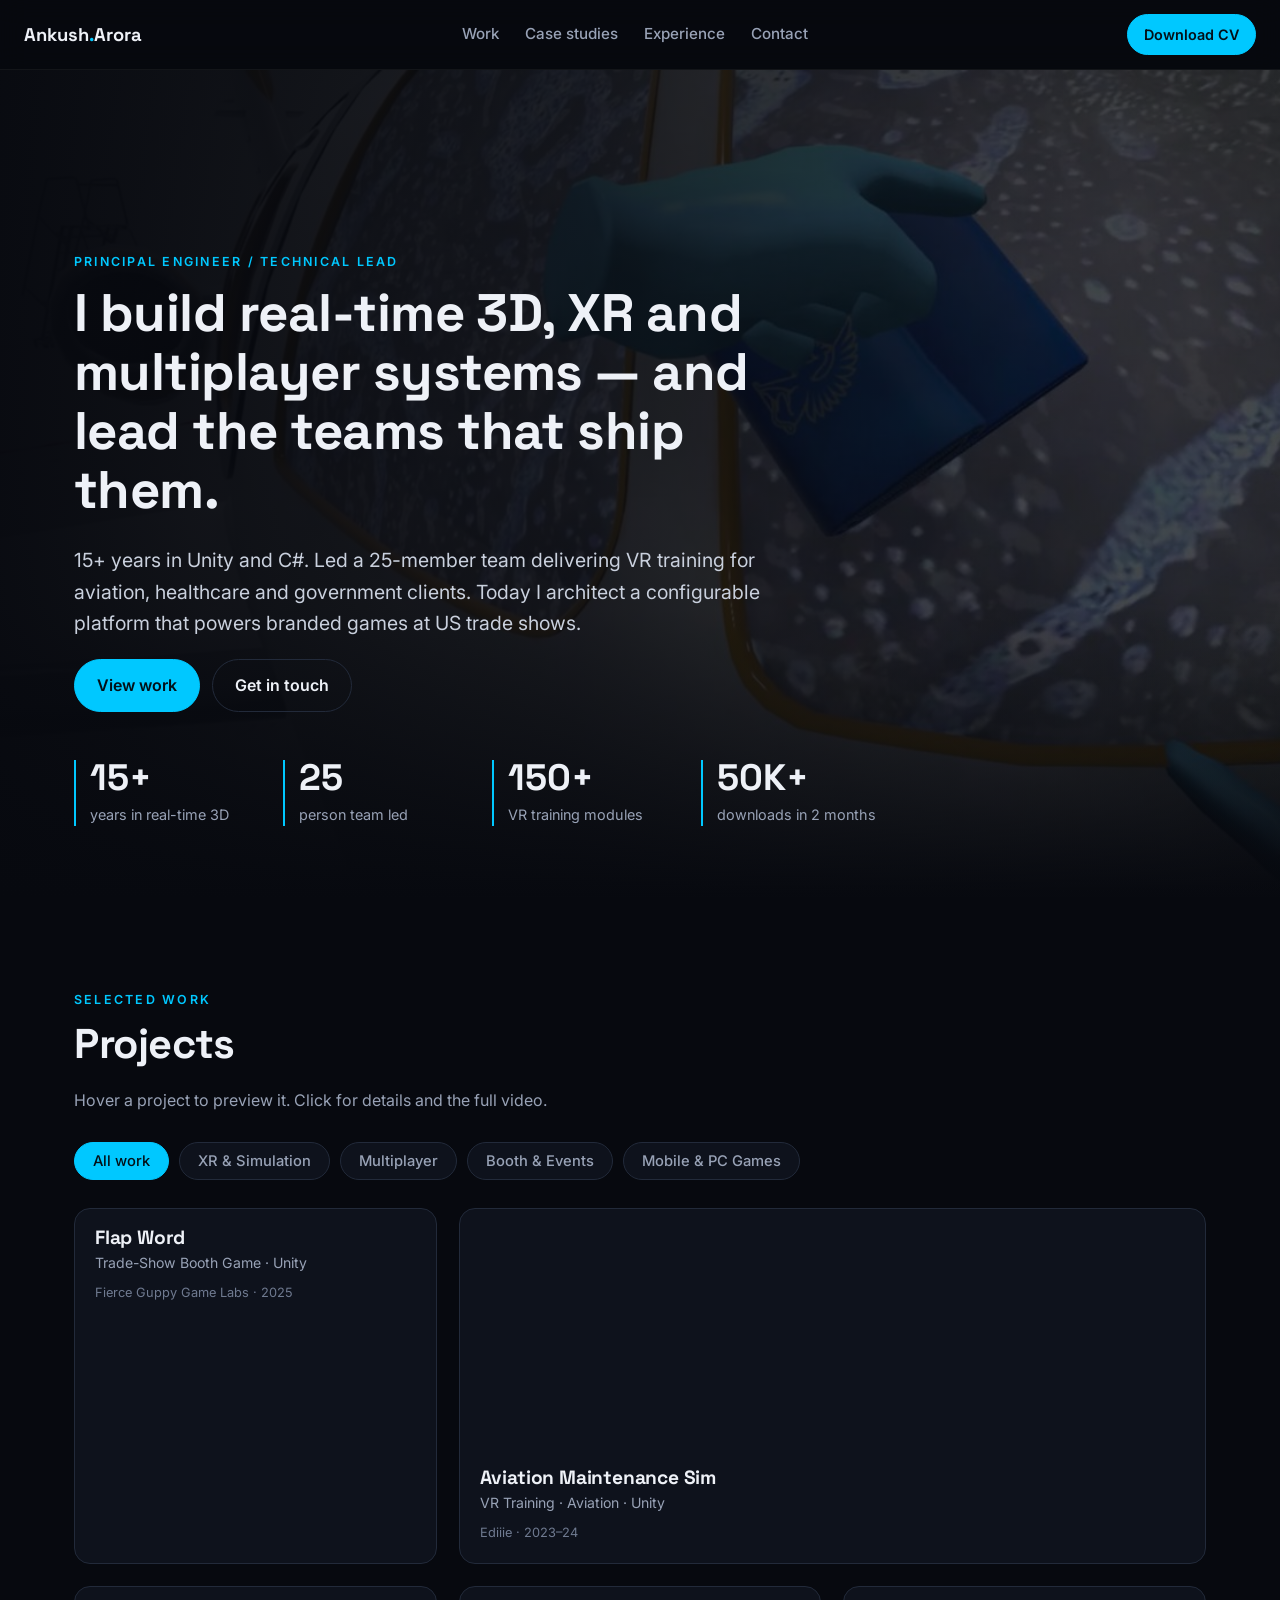
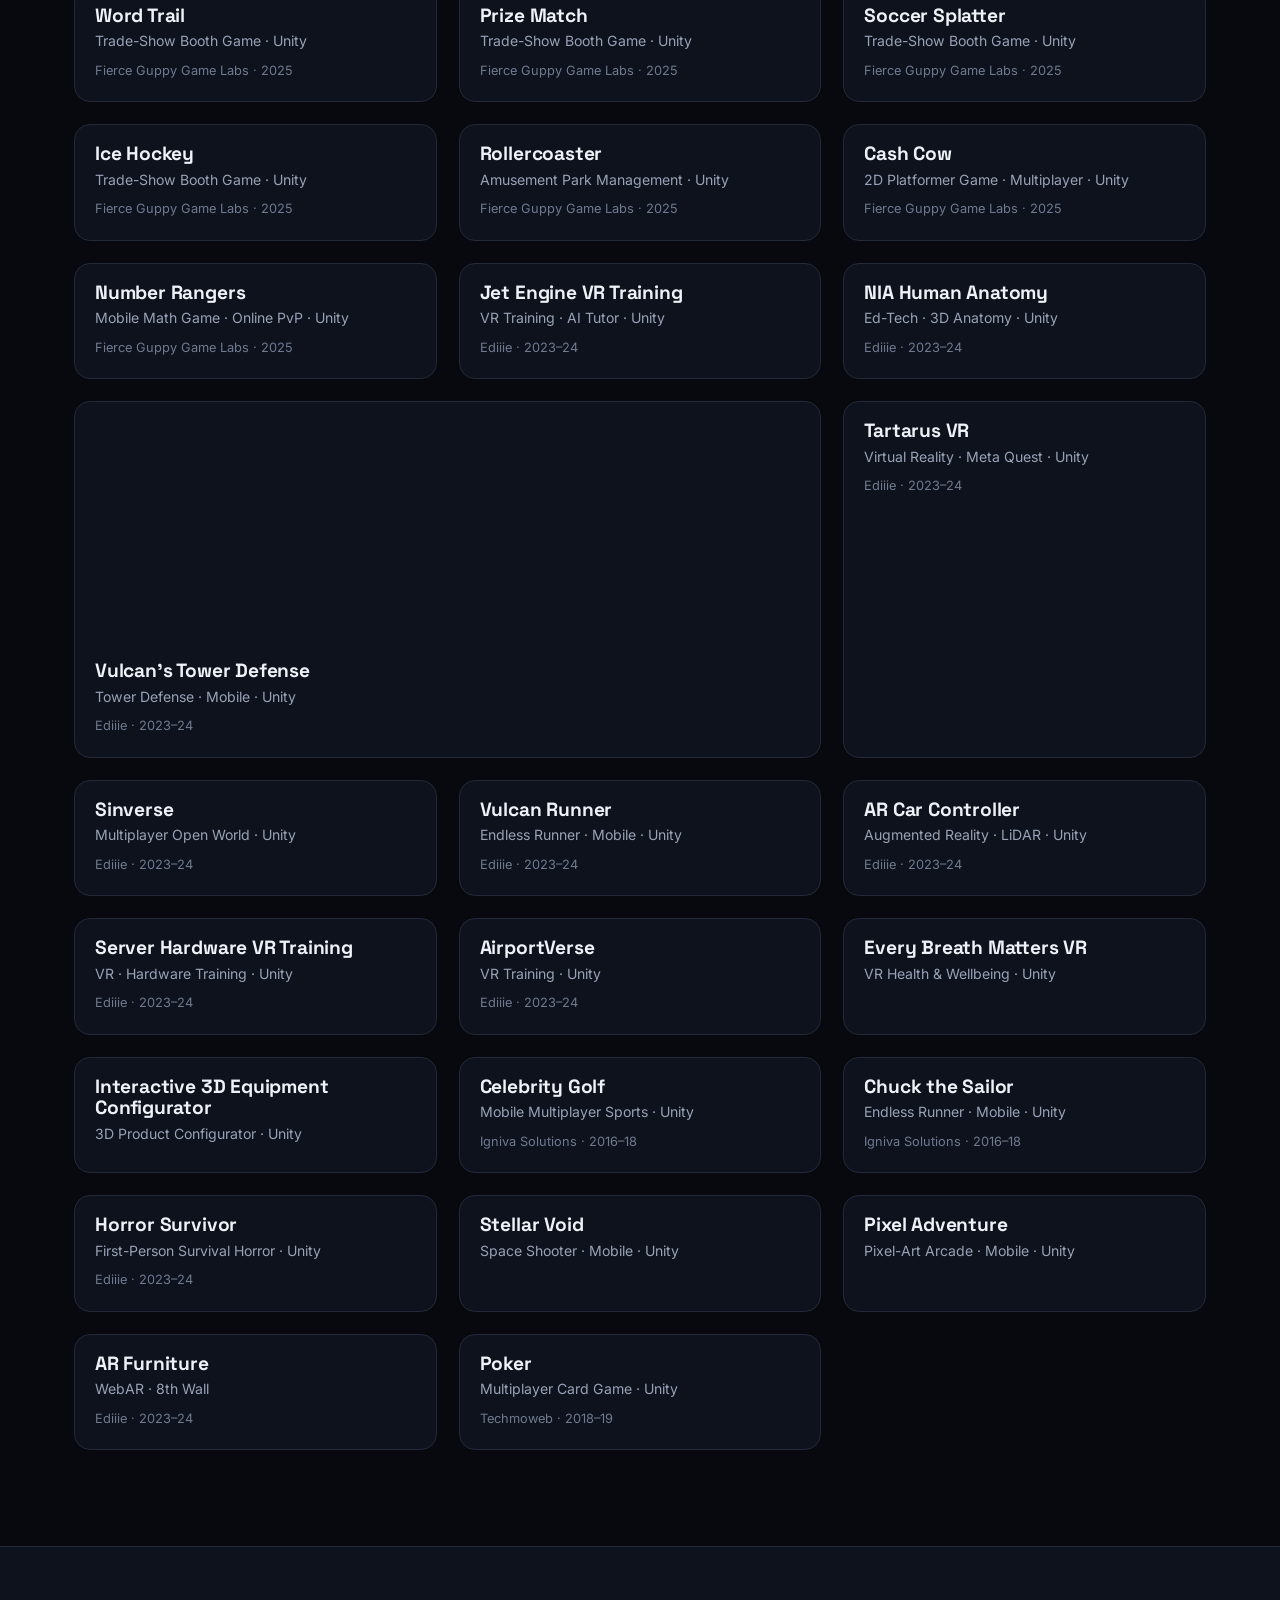
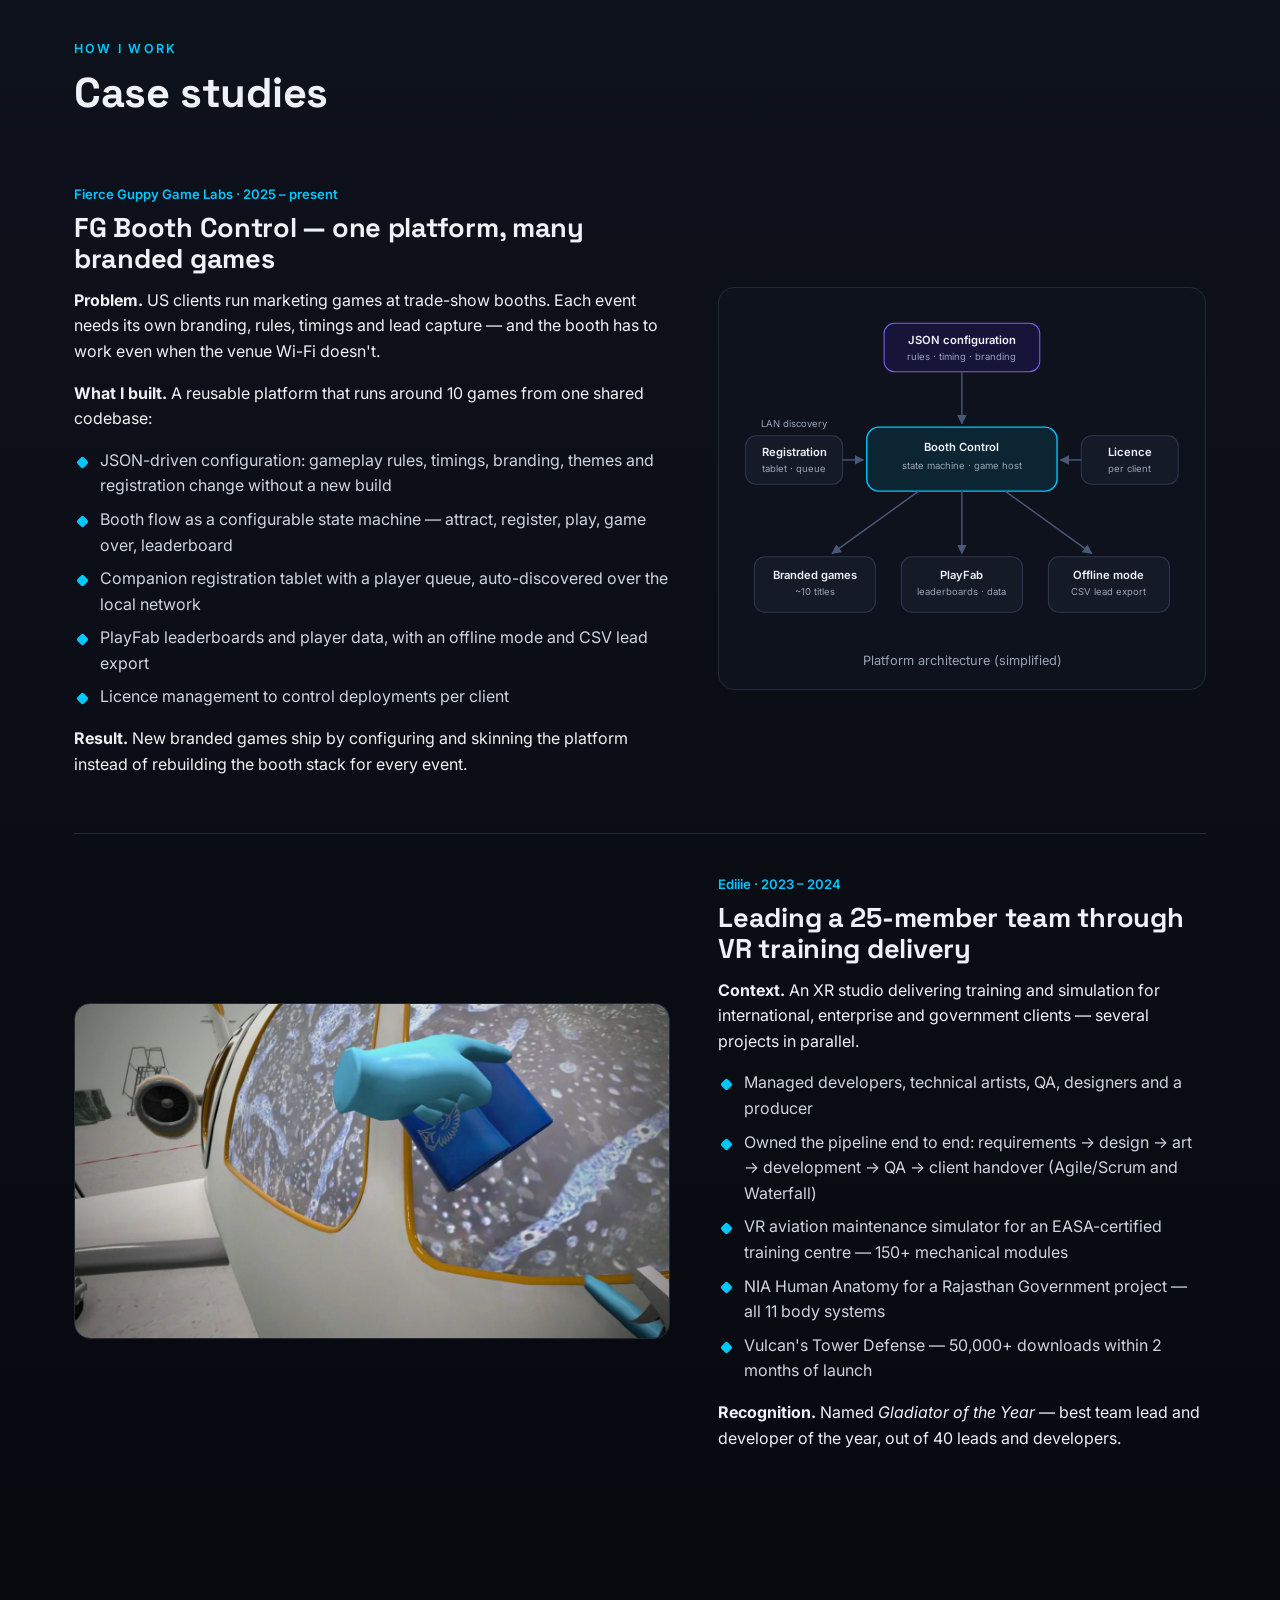
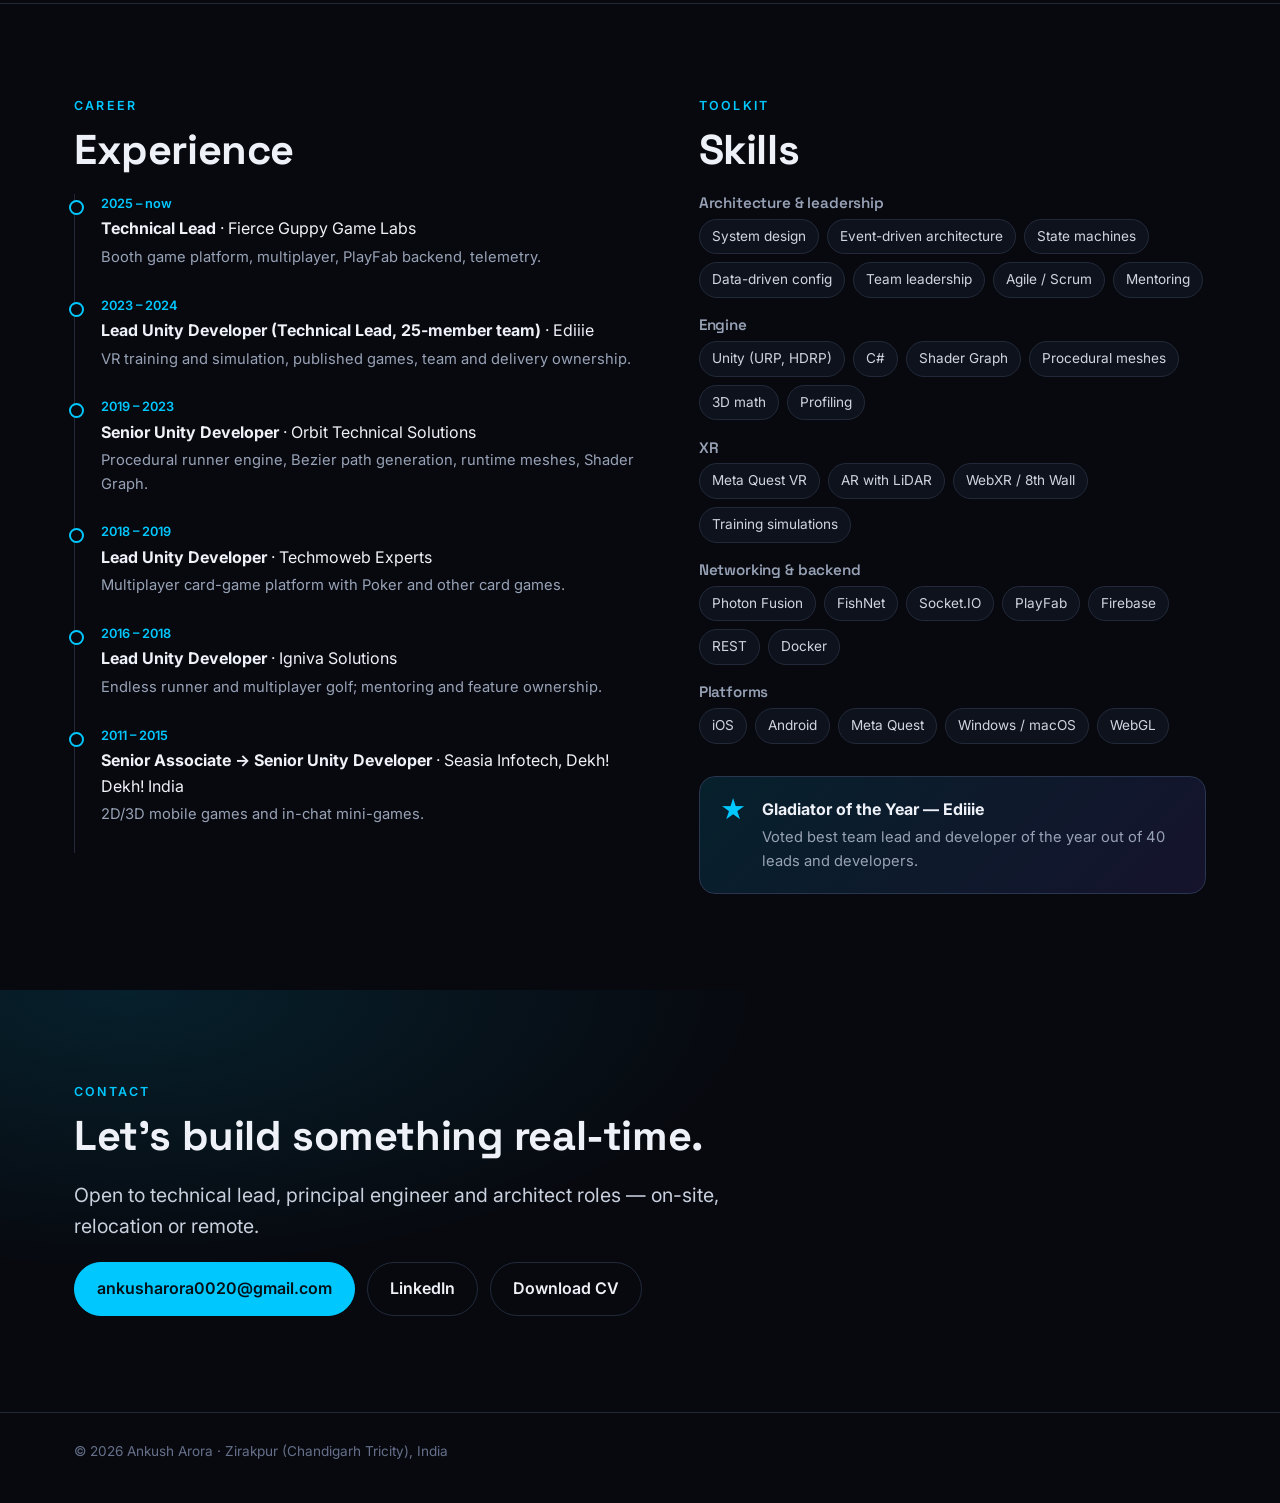
<file: site/index.html>
<!doctype html>
<html lang="en">
<head>
<meta charset="utf-8">
<meta name="viewport" content="width=device-width, initial-scale=1">
<title>Ankush Arora — Principal Engineer / Technical Lead</title>
<meta name="description" content="Ankush Arora — 15+ years building real-time 3D, XR, simulation and multiplayer products in Unity. Technical lead of a 25-member team. Portfolio, case studies and CV.">
<meta property="og:title" content="Ankush Arora — Real-Time Systems, XR & Simulation">
<meta property="og:description" content="15+ years building real-time 3D, XR, simulation and multiplayer products. Portfolio and case studies.">
<meta property="og:image" content="assets/work/aviation_maintenance_sim/poster.jpg">
<link rel="preconnect" href="https://fonts.googleapis.com">
<link rel="preconnect" href="https://fonts.gstatic.com" crossorigin>
<link href="https://fonts.googleapis.com/css2?family=Inter:wght@400;500;600&family=Space+Grotesk:wght@500;600;700&display=swap" rel="stylesheet">
<link rel="stylesheet" href="styles.css">
</head>
<body>

<header class="nav" id="top">
  <a class="brand" href="#top">Ankush<span>.</span>Arora</a>
  <nav>
    <a href="#work">Work</a>
    <a href="#case-studies">Case studies</a>
    <a href="#experience">Experience</a>
    <a href="#contact">Contact</a>
  </nav>
  <a class="btn btn-small" href="assets/Ankush_Arora_CV.pdf" download>Download CV</a>
</header>

<section class="hero">
  <video class="hero-video" autoplay muted loop playsinline preload="metadata" poster="assets/work/aviation_maintenance_sim/poster.jpg">
    <source src="assets/work/aviation_maintenance_sim/loop.mp4" type="video/mp4">
  </video>
  <div class="hero-shade"></div>
  <div class="wrap hero-inner">
    <p class="eyebrow">Principal Engineer / Technical Lead</p>
    <h1>I build real-time 3D, XR and multiplayer systems — and lead the teams that ship them.</h1>
    <p class="lead">15+ years in Unity and C#. Led a 25-member team delivering VR training for aviation, healthcare and government clients. Today I architect a configurable platform that powers branded games at US trade shows.</p>
    <div class="cta">
      <a class="btn" href="#work">View work</a>
      <a class="btn btn-ghost" href="#contact">Get in touch</a>
    </div>
    <dl class="stats">
      <div><dt>15+</dt><dd>years in real-time 3D</dd></div>
      <div><dt>25</dt><dd>person team led</dd></div>
      <div><dt>150+</dt><dd>VR training modules</dd></div>
      <div><dt>50K+</dt><dd>downloads in 2 months</dd></div>
    </dl>
  </div>
</section>

<section class="section" id="work">
  <div class="wrap">
    <div class="section-head">
      <p class="eyebrow">Selected work</p>
      <h2>Projects</h2>
      <p class="muted">Hover a project to preview it. Click for details and the full video.</p>
    </div>
    <div class="filters" role="tablist" id="filters"></div>
    <div class="grid" id="grid"></div>
  </div>
</section>

<section class="section alt" id="case-studies">
  <div class="wrap">
    <div class="section-head">
      <p class="eyebrow">How I work</p>
      <h2>Case studies</h2>
    </div>

    <article class="case">
      <div class="case-text">
        <p class="tag">Fierce Guppy Game Labs · 2025 – present</p>
        <h3>FG Booth Control — one platform, many branded games</h3>
        <p><b>Problem.</b> US clients run marketing games at trade-show booths. Each event needs its own branding, rules, timings and lead capture — and the booth has to work even when the venue Wi-Fi doesn't.</p>
        <p><b>What I built.</b> A reusable platform that runs around 10 games from one shared codebase:</p>
        <ul class="ticks">
          <li>JSON-driven configuration: gameplay rules, timings, branding, themes and registration change without a new build</li>
          <li>Booth flow as a configurable state machine — attract, register, play, game over, leaderboard</li>
          <li>Companion registration tablet with a player queue, auto-discovered over the local network</li>
          <li>PlayFab leaderboards and player data, with an offline mode and CSV lead export</li>
          <li>Licence management to control deployments per client</li>
        </ul>
        <p><b>Result.</b> New branded games ship by configuring and skinning the platform instead of rebuilding the booth stack for every event.</p>
      </div>
      <figure class="diagram" aria-label="Booth platform architecture">
        <svg viewBox="0 0 520 380" role="img">
          <defs>
            <marker id="ar" viewBox="0 0 10 10" refX="9" refY="5" markerWidth="7" markerHeight="7" orient="auto"><path d="M0,0 L10,5 L0,10 z" class="arrowhead"/></marker>
          </defs>
          <g class="node accent"><rect x="170" y="20" width="180" height="56" rx="12"/><text x="260" y="44">JSON configuration</text><text x="260" y="62" class="sub">rules · timing · branding</text></g>
          <g class="node core"><rect x="150" y="140" width="220" height="74" rx="14"/><text x="260" y="168">Booth Control</text><text x="260" y="188" class="sub">state machine · game host</text></g>
          <g class="node"><rect x="10" y="150" width="112" height="56" rx="12"/><text x="66" y="174">Registration</text><text x="66" y="192" class="sub">tablet · queue</text></g>
          <g class="node"><rect x="398" y="150" width="112" height="56" rx="12"/><text x="454" y="174">Licence</text><text x="454" y="192" class="sub">per client</text></g>
          <g class="node"><rect x="20" y="290" width="140" height="64" rx="12"/><text x="90" y="316">Branded games</text><text x="90" y="334" class="sub">~10 titles</text></g>
          <g class="node"><rect x="190" y="290" width="140" height="64" rx="12"/><text x="260" y="316">PlayFab</text><text x="260" y="334" class="sub">leaderboards · data</text></g>
          <g class="node"><rect x="360" y="290" width="140" height="64" rx="12"/><text x="430" y="316">Offline mode</text><text x="430" y="334" class="sub">CSV lead export</text></g>
          <path class="edge" d="M260 76 V136" marker-end="url(#ar)"/>
          <path class="edge" d="M122 178 H146" marker-end="url(#ar)"/>
          <path class="edge" d="M398 178 H374" marker-end="url(#ar)"/>
          <path class="edge" d="M210 214 L110 286" marker-end="url(#ar)"/>
          <path class="edge" d="M260 214 V286" marker-end="url(#ar)"/>
          <path class="edge" d="M310 214 L410 286" marker-end="url(#ar)"/>
          <text x="66" y="140" class="edge-label">LAN discovery</text>
        </svg>
        <figcaption>Platform architecture (simplified)</figcaption>
      </figure>
    </article>

    <article class="case">
      <div class="case-text">
        <p class="tag">Ediiie · 2023 – 2024</p>
        <h3>Leading a 25-member team through VR training delivery</h3>
        <p><b>Context.</b> An XR studio delivering training and simulation for international, enterprise and government clients — several projects in parallel.</p>
        <ul class="ticks">
          <li>Managed developers, technical artists, QA, designers and a producer</li>
          <li>Owned the pipeline end to end: requirements → design → art → development → QA → client handover (Agile/Scrum and Waterfall)</li>
          <li>VR aviation maintenance simulator for an EASA-certified training centre — 150+ mechanical modules</li>
          <li>NIA Human Anatomy for a Rajasthan Government project — all 11 body systems</li>
          <li>Vulcan's Tower Defense — 50,000+ downloads within 2 months of launch</li>
        </ul>
        <p><b>Recognition.</b> Named <em>Gladiator of the Year</em> — best team lead and developer of the year, out of 40 leads and developers.</p>
      </div>
      <div class="case-media">
        <video muted loop playsinline preload="none" poster="assets/work/aviation_maintenance_sim/poster.jpg" data-autoplay>
          <source src="assets/work/aviation_maintenance_sim/loop.mp4" type="video/mp4">
        </video>
      </div>
    </article>
  </div>
</section>

<section class="section" id="experience">
  <div class="wrap two-col">
    <div>
      <p class="eyebrow">Career</p>
      <h2>Experience</h2>
      <ol class="timeline">
        <li><span class="when">2025 – now</span><b>Technical Lead</b> · Fierce Guppy Game Labs<p>Booth game platform, multiplayer, PlayFab backend, telemetry.</p></li>
        <li><span class="when">2023 – 2024</span><b>Lead Unity Developer (Technical Lead, 25-member team)</b> · Ediiie<p>VR training and simulation, published games, team and delivery ownership.</p></li>
        <li><span class="when">2019 – 2023</span><b>Senior Unity Developer</b> · Orbit Technical Solutions<p>Procedural runner engine, Bezier path generation, runtime meshes, Shader Graph.</p></li>
        <li><span class="when">2018 – 2019</span><b>Lead Unity Developer</b> · Techmoweb Experts<p>Multiplayer card-game platform with Poker and other card games.</p></li>
        <li><span class="when">2016 – 2018</span><b>Lead Unity Developer</b> · Igniva Solutions<p>Endless runner and multiplayer golf; mentoring and feature ownership.</p></li>
        <li><span class="when">2011 – 2015</span><b>Senior Associate → Senior Unity Developer</b> · Seasia Infotech, Dekh! Dekh! India<p>2D/3D mobile games and in-chat mini-games.</p></li>
      </ol>
    </div>
    <div>
      <p class="eyebrow">Toolkit</p>
      <h2>Skills</h2>
      <div class="skills">
        <h4>Architecture &amp; leadership</h4>
        <p class="chips"><span>System design</span><span>Event-driven architecture</span><span>State machines</span><span>Data-driven config</span><span>Team leadership</span><span>Agile / Scrum</span><span>Mentoring</span></p>
        <h4>Engine</h4>
        <p class="chips"><span>Unity (URP, HDRP)</span><span>C#</span><span>Shader Graph</span><span>Procedural meshes</span><span>3D math</span><span>Profiling</span></p>
        <h4>XR</h4>
        <p class="chips"><span>Meta Quest VR</span><span>AR with LiDAR</span><span>WebXR / 8th Wall</span><span>Training simulations</span></p>
        <h4>Networking &amp; backend</h4>
        <p class="chips"><span>Photon Fusion</span><span>FishNet</span><span>Socket.IO</span><span>PlayFab</span><span>Firebase</span><span>REST</span><span>Docker</span></p>
        <h4>Platforms</h4>
        <p class="chips"><span>iOS</span><span>Android</span><span>Meta Quest</span><span>Windows / macOS</span><span>WebGL</span></p>
      </div>
      <div class="award">
        <span class="award-icon" aria-hidden="true">★</span>
        <div><b>Gladiator of the Year — Ediiie</b><p>Voted best team lead and developer of the year out of 40 leads and developers.</p></div>
      </div>
    </div>
  </div>
</section>

<section class="section contact" id="contact">
  <div class="wrap">
    <p class="eyebrow">Contact</p>
    <h2>Let's build something real-time.</h2>
    <p class="lead">Open to technical lead, principal engineer and architect roles — on-site, relocation or remote.</p>
    <div class="cta">
      <a class="btn" href="mailto:ankusharora0020@gmail.com">ankusharora0020@gmail.com</a>
      <a class="btn btn-ghost" href="https://www.linkedin.com/in/ankush-arora-a0268992/" target="_blank" rel="noopener">LinkedIn</a>
      <a class="btn btn-ghost" href="assets/Ankush_Arora_CV.pdf" download>Download CV</a>
    </div>
  </div>
</section>

<footer class="footer"><div class="wrap">© <span id="year"></span> Ankush Arora · Zirakpur (Chandigarh Tricity), India</div></footer>

<dialog class="modal" id="modal" aria-labelledby="m-title">
  <button class="close" id="m-close" aria-label="Close">×</button>
  <div class="m-media" id="m-media"></div>
  <div class="m-body">
    <p class="tag" id="m-tag"></p>
    <h3 id="m-title"></h3>
    <p class="muted" id="m-kicker"></p>
    <p id="m-summary"></p>
    <ul class="ticks" id="m-features"></ul>
    <div class="cta" id="m-links"></div>
  </div>
</dialog>

<script src="projects.js"></script>
<script src="app.js"></script>
</body>
</html>
</file>
<file: docs/styles.css>
:root {
  --bg: #07090f;
  --surface: #0e121c;
  --surface-2: #151a27;
  --line: #222a3a;
  --text: #eef1f7;
  --muted: #98a2b6;
  --accent: #00c8ff;
  --accent-2: #7c5cff;
  --radius: 16px;
  --wrap: 1180px;
  --head: "Space Grotesk", system-ui, sans-serif;
  --body: "Inter", system-ui, -apple-system, sans-serif;
}

* { box-sizing: border-box; }
html { scroll-behavior: smooth; }
body { margin: 0; background: var(--bg); color: var(--text); font: 16px/1.6 var(--body); -webkit-font-smoothing: antialiased; }
img, video { display: block; max-width: 100%; }
a { color: inherit; }
h1, h2, h3, h4 { font-family: var(--head); line-height: 1.12; margin: 0 0 .5em; letter-spacing: -.01em; }
h1 { font-size: clamp(2rem, 4.2vw, 3.3rem); max-width: 21ch; }
h2 { font-size: clamp(1.8rem, 3.6vw, 2.6rem); }
h3 { font-size: clamp(1.3rem, 2.2vw, 1.7rem); }
h4 { font-size: .95rem; color: var(--muted); font-weight: 600; margin-top: 1.2em; }
p { margin: 0 0 1em; }
.wrap { max-width: var(--wrap); margin: 0 auto; padding: 0 24px; }
.muted { color: var(--muted); }
.eyebrow { font: 600 .78rem/1 var(--body); letter-spacing: .18em; text-transform: uppercase; color: var(--accent); margin-bottom: 14px; }
.lead { font-size: clamp(1.05rem, 1.6vw, 1.22rem); color: #c9d0dd; max-width: 60ch; }
.tag { font-size: .82rem; color: var(--accent); font-weight: 600; margin-bottom: .6em; }

/* Buttons */
.btn { display: inline-flex; align-items: center; gap: 8px; padding: 13px 22px; border-radius: 999px; background: var(--accent); color: #031018; font-weight: 600; text-decoration: none; border: 1px solid var(--accent); transition: transform .15s ease, background .15s ease; }
.btn:hover { transform: translateY(-1px); background: #4dd9ff; }
.btn-ghost { background: transparent; color: var(--text); border-color: var(--line); }
.btn-ghost:hover { background: var(--surface-2); border-color: #34405a; }
.btn-small { padding: 8px 16px; font-size: .9rem; }
.cta { display: flex; flex-wrap: wrap; gap: 12px; margin-top: 8px; }

/* Nav */
.nav { position: sticky; top: 0; z-index: 20; display: flex; align-items: center; justify-content: space-between; gap: 20px; padding: 14px 24px; background: rgba(7, 9, 15, .72); backdrop-filter: blur(14px); border-bottom: 1px solid rgba(255,255,255,.05); }
.brand { font: 700 1.15rem var(--head); text-decoration: none; }
.brand span { color: var(--accent); }
.nav nav { display: flex; gap: 26px; }
.nav nav a { text-decoration: none; color: var(--muted); font-weight: 500; font-size: .95rem; }
.nav nav a:hover { color: var(--text); }

/* Hero */
.hero { position: relative; min-height: min(92vh, 860px); display: flex; align-items: flex-end; overflow: hidden; }
.hero-video { position: absolute; inset: 0; width: 100%; height: 100%; object-fit: cover; opacity: .55; }
.hero-shade { position: absolute; inset: 0; background: linear-gradient(90deg, rgba(7,9,15,.97) 0%, rgba(7,9,15,.8) 45%, rgba(7,9,15,.35) 100%), linear-gradient(0deg, var(--bg) 0%, transparent 35%); }
.hero-inner { position: relative; padding-top: 120px; padding-bottom: 72px; width: 100%; }
.stats { display: grid; grid-template-columns: repeat(4, minmax(0, 1fr)); gap: 16px; margin: 48px 0 0; max-width: 820px; }
.stats div { border-left: 2px solid var(--accent); padding-left: 14px; }
.stats dt { font: 700 clamp(1.6rem, 3vw, 2.3rem)/1 var(--head); }
.stats dd { margin: 6px 0 0; color: var(--muted); font-size: .9rem; }

/* Sections */
.section { padding: 96px 0; }
.section.alt { background: linear-gradient(180deg, var(--surface) 0%, var(--bg) 100%); border-top: 1px solid var(--line); border-bottom: 1px solid var(--line); }
.section-head { margin-bottom: 28px; }

/* Filters + grid */
.filters { display: flex; flex-wrap: wrap; gap: 10px; margin-bottom: 28px; }
.filters button { font: 500 .92rem var(--body); color: var(--muted); background: var(--surface); border: 1px solid var(--line); border-radius: 999px; padding: 9px 18px; cursor: pointer; }
.filters button[aria-selected="true"] { color: #031018; background: var(--accent); border-color: var(--accent); }
.genre .grid, .grid.featured { display: grid; grid-template-columns: repeat(3, minmax(0, 1fr)); grid-auto-flow: dense; gap: 22px; }
.card { display: flex; flex-direction: column; position: relative; background: var(--surface); border: 1px solid var(--line); border-radius: var(--radius); overflow: hidden; cursor: pointer; text-align: left; padding: 0; color: inherit; font: inherit; transition: transform .2s ease, border-color .2s ease; }
.card:hover, .card:focus-visible { transform: translateY(-4px); border-color: #2f3a52; outline: none; }
.card.big { grid-column: span 2; }
.media { position: relative; aspect-ratio: 16 / 10; background: #000; overflow: hidden; }
.card.big .media { aspect-ratio: auto; flex: 1; min-height: 240px; }
.media img, .media video { position: absolute; inset: 0; width: 100%; height: 100%; object-fit: cover; }
.media video { opacity: 0; transition: opacity .3s ease; }
.card.playing .media video { opacity: 1; }
.media.vertical .backdrop { position: absolute; inset: -20px; background-size: cover; background-position: center; filter: blur(22px) brightness(.55); }
.media.vertical img, .media.vertical video { object-fit: contain; }
/* Phone-shaped (vertical) projects: a tall card spanning two rows so the whole screen is visible */
.card.tall { grid-row: span 2; }
.card.tall .media { aspect-ratio: auto; flex: 1; min-height: 420px; }
.badge { position: absolute; top: 12px; left: 12px; z-index: 2; font-size: .72rem; font-weight: 600; letter-spacing: .04em; padding: 5px 10px; border-radius: 999px; background: rgba(7,9,15,.75); border: 1px solid rgba(255,255,255,.12); }
.badge.star { left: auto; right: 12px; color: var(--accent); }
.card-body { padding: 18px 20px 20px; }
.card-body h3 { font-size: 1.2rem; margin-bottom: 4px; }
.card-body p { margin: 0; color: var(--muted); font-size: .88rem; }
.card-body .meta { margin-top: 8px; color: #6f7a90; font-size: .8rem; }

/* Case studies */
.case { display: grid; grid-template-columns: 1.1fr .9fr; gap: 48px; align-items: center; padding: 40px 0; }
.case + .case { border-top: 1px solid var(--line); }
.case:nth-of-type(even) .case-text { order: 2; }
.case-media video { width: 100%; border-radius: var(--radius); border: 1px solid var(--line); }
.ticks { list-style: none; padding: 0; margin: 0 0 1em; }
.ticks li { position: relative; padding-left: 26px; margin: 8px 0; color: #cdd3df; }
.ticks li::before { content: ""; position: absolute; left: 4px; top: .62em; width: 9px; height: 9px; border-radius: 2px; background: var(--accent); transform: rotate(45deg); }
.diagram { margin: 0; background: var(--surface); border: 1px solid var(--line); border-radius: var(--radius); padding: 18px; }
.diagram svg { width: 100%; height: auto; }
.diagram figcaption { color: var(--muted); font-size: .8rem; text-align: center; margin-top: 8px; }
.node rect { fill: var(--surface-2); stroke: #2c3650; stroke-width: 1.2; }
.node.core rect { fill: #0b2532; stroke: var(--accent); stroke-width: 1.6; }
.node.accent rect { fill: #17143a; stroke: var(--accent-2); }
.node text { fill: var(--text); font: 600 13px var(--body); text-anchor: middle; }
.node text.sub { fill: var(--muted); font-weight: 400; font-size: 11px; }
.edge { stroke: #4a5878; stroke-width: 1.6; fill: none; }
.arrowhead { fill: #4a5878; }
.edge-label { fill: var(--muted); font: 11px var(--body); text-anchor: middle; }

/* Experience */
.two-col { display: grid; grid-template-columns: 1.05fr .95fr; gap: 64px; }
.timeline { list-style: none; margin: 0; padding: 0; border-left: 1px solid var(--line); }
.timeline li { position: relative; padding: 0 0 26px 26px; }
.timeline li::before { content: ""; position: absolute; left: -6px; top: 6px; width: 11px; height: 11px; border-radius: 50%; background: var(--bg); border: 2px solid var(--accent); }
.timeline .when { display: block; font-size: .8rem; color: var(--accent); font-weight: 600; margin-bottom: 2px; }
.timeline p { color: var(--muted); font-size: .92rem; margin: 4px 0 0; }
.chips { display: flex; flex-wrap: wrap; gap: 8px; }
.chips span { font-size: .85rem; padding: 6px 12px; border-radius: 999px; background: var(--surface); border: 1px solid var(--line); color: #cfd5e1; }
.award { display: flex; gap: 16px; align-items: flex-start; margin-top: 32px; padding: 20px; border-radius: var(--radius); background: linear-gradient(135deg, rgba(0,200,255,.12), rgba(124,92,255,.12)); border: 1px solid #2a3550; }
.award-icon { font-size: 1.6rem; color: var(--accent); line-height: 1; }
.award p { margin: 4px 0 0; color: var(--muted); font-size: .92rem; }

/* Contact + footer */
.contact { text-align: left; background: radial-gradient(900px 400px at 10% 0%, rgba(0,200,255,.12), transparent 70%); }
.footer { padding: 28px 0 40px; color: #66708a; font-size: .85rem; border-top: 1px solid var(--line); }

/* Modal */
.modal { width: min(1040px, 94vw); max-height: 92vh; padding: 0; border: 1px solid var(--line); border-radius: 20px; background: var(--surface); color: var(--text); overflow: auto; }
.modal::backdrop { background: rgba(3, 5, 10, .82); backdrop-filter: blur(4px); }
.close { position: absolute; top: 10px; right: 12px; z-index: 3; width: 40px; height: 40px; border-radius: 50%; border: 1px solid rgba(255,255,255,.2); background: rgba(7,9,15,.7); color: #fff; font-size: 1.5rem; cursor: pointer; }
.m-media { background: #000; display: flex; justify-content: center; }
.m-media video, .m-media iframe { width: 100%; aspect-ratio: 16 / 9; border: 0; }
.m-media.vertical video { width: auto; height: min(70vh, 720px); aspect-ratio: 9 / 16; }
.m-body { padding: 26px 30px 30px; }

/* Responsive */
@media (max-width: 960px) {
  .grid { grid-template-columns: repeat(2, minmax(0, 1fr)); }
  .case, .two-col { grid-template-columns: 1fr; gap: 32px; }
  .case:nth-of-type(even) .case-text { order: 0; }
  .nav nav { display: none; }
}
@media (max-width: 620px) {
  .wrap { padding: 0 16px; }
  .grid { grid-template-columns: 1fr; }
  .card.big { grid-column: auto; }
  .card.big .media { aspect-ratio: 16 / 10; flex: none; }
  .card.tall { grid-row: auto; }
  .card.tall .media { aspect-ratio: 9 / 14; flex: none; min-height: 0; }
  .stats { grid-template-columns: repeat(2, minmax(0, 1fr)); }
  .section { padding: 72px 0; }
  .hero-shade { background: linear-gradient(0deg, rgba(7,9,15,.98) 30%, rgba(7,9,15,.6) 100%); }
  .m-body { padding: 20px; }
}
@media (prefers-reduced-motion: reduce) {
  html { scroll-behavior: auto; }
  .card, .btn { transition: none; }
}

.genre + .genre { margin-top: 56px; }
.genre-title { font-size: 1.15rem; color: var(--muted); font-weight: 600; margin: 0 0 18px; padding-bottom: 10px; border-bottom: 1px solid var(--line); }
#grid { display: block; }

/* ---------- v2 visual layer ---------- */
body { background: var(--bg); }
#bg { position: fixed; inset: 0; width: 100%; height: 100%; z-index: 0; pointer-events: none; }
.aurora { position: fixed; inset: 0; z-index: 0; pointer-events: none; overflow: hidden; }
.aurora span { position: absolute; width: 60vmax; height: 60vmax; border-radius: 50%; filter: blur(90px); opacity: .22; animation: drift 26s ease-in-out infinite alternate; }
.aurora span:nth-child(1) { background: #00c8ff; top: -25vmax; left: -15vmax; }
.aurora span:nth-child(2) { background: #7c5cff; top: 30vh; right: -25vmax; animation-duration: 32s; opacity: .18; }
.aurora span:nth-child(3) { background: #00ffb2; bottom: -35vmax; left: 25vw; animation-duration: 38s; opacity: .10; }
@keyframes drift { 0% { transform: translate(0, 0) scale(1); } 50% { transform: translate(6vw, 4vh) scale(1.1); } 100% { transform: translate(-4vw, 8vh) scale(.95); } }
section, .footer, main { position: relative; z-index: 1; }
.nav { z-index: 20; }
.section.alt { background: linear-gradient(180deg, rgba(14,18,28,.72) 0%, rgba(7,9,15,.4) 100%); }
.contact { background: radial-gradient(900px 400px at 10% 0%, rgba(0,200,255,.14), transparent 70%); }

/* Bigger nav */
.nav { padding: 16px 40px; background: rgba(7, 9, 15, .62); }
.brand { display: flex; align-items: center; gap: 12px; font-size: 1.5rem; letter-spacing: -.01em; }
.mono { display: inline-grid; place-items: center; width: 44px; height: 44px; border-radius: 12px; font: 700 1.05rem var(--head); color: #031018; background: linear-gradient(135deg, #00c8ff, #7c5cff); box-shadow: 0 6px 24px rgba(0,200,255,.35); }
.nav nav { gap: 34px; }
.nav nav a { font-size: 1.06rem; font-weight: 600; color: #b9c2d3; position: relative; }
.nav nav a::after { content: ""; position: absolute; left: 0; right: 0; bottom: -6px; height: 2px; background: var(--accent); transform: scaleX(0); transition: transform .2s ease; }
.nav nav a:hover::after { transform: scaleX(1); }
.btn-nav { padding: 12px 22px; font-size: 1rem; }

/* Hero name */
.name { font-size: clamp(3.2rem, 9vw, 7rem); line-height: .98; letter-spacing: -.03em; margin: 0 0 18px; max-width: none; }
.name span { background: linear-gradient(90deg, #00c8ff, #7c5cff 55%, #00ffb2); -webkit-background-clip: text; background-clip: text; color: transparent; background-size: 200% 100%; animation: shine 8s ease-in-out infinite alternate; }
@keyframes shine { from { background-position: 0% 50%; } to { background-position: 100% 50%; } }
.tagline { font: 600 clamp(1.25rem, 2.4vw, 1.9rem)/1.3 var(--head); color: #eef1f7; max-width: 30ch; margin-bottom: 16px; }
.hero-video { opacity: .42; }
.btn { padding: 14px 26px; font-size: 1.02rem; box-shadow: 0 8px 30px rgba(0,200,255,.22); }
.btn-ghost { box-shadow: none; backdrop-filter: blur(6px); background: rgba(255,255,255,.03); }

/* Cards: glass + glow */
.card { background: rgba(14,18,28,.78); backdrop-filter: blur(6px); }
.card:hover, .card:focus-visible { border-color: rgba(0,200,255,.55); box-shadow: 0 0 0 1px rgba(0,200,255,.25), 0 18px 50px rgba(0,200,255,.14); }

/* Scroll reveal */
.reveal { opacity: 0; transform: translateY(26px); transition: opacity .7s ease, transform .7s ease; }
.reveal.in { opacity: 1; transform: none; }

@media (max-width: 960px) { .nav { padding: 12px 18px; } .brand { font-size: 1.2rem; } .mono { width: 38px; height: 38px; } }
@media (max-width: 620px) { .brand-name { display: none; } .btn-nav { padding: 10px 16px; font-size: .92rem; } }
@media (prefers-reduced-motion: reduce) { .aurora span, .name span { animation: none; } .reveal { opacity: 1; transform: none; transition: none; } #bg { display: none; } }

/* Modal prev/next, back-to-top, contact note */
.m-nav { position: absolute; top: 34%; z-index: 3; width: 46px; height: 46px; border-radius: 50%; border: 1px solid rgba(255,255,255,.2); background: rgba(7,9,15,.65); color: #fff; font-size: 1.8rem; line-height: 1; cursor: pointer; }
.m-nav.prev { left: 12px; } .m-nav.next { right: 12px; }
.m-nav:hover, .close:hover { background: var(--accent); color: #031018; }
.to-top { position: fixed; right: 22px; bottom: 22px; z-index: 30; width: 48px; height: 48px; border-radius: 50%; display: grid; place-items: center; text-decoration: none; font-size: 1.3rem; color: #031018; background: var(--accent); box-shadow: 0 8px 30px rgba(0,200,255,.35); opacity: 0; transform: translateY(12px); pointer-events: none; transition: opacity .25s, transform .25s; }
.to-top.show { opacity: 1; transform: none; pointer-events: auto; }
.tz { margin-top: 18px; font-size: .95rem; }
.stats dt { font-variant-numeric: tabular-nums; }

/* ---------- Mobile & touch ---------- */
.play { position: absolute; z-index: 2; right: 12px; bottom: 12px; width: 44px; height: 44px; border-radius: 50%; display: grid; place-items: center; font-size: 15px; padding-left: 3px; color: #031018; background: var(--accent); box-shadow: 0 6px 20px rgba(0,0,0,.45); }
.card.playing .play { opacity: 0; transition: opacity .2s; }
.hero { min-height: min(92svh, 860px); }

/* Lighter rendering on phones / touch screens: no canvas, no animated blur, no glass blur */
.lite .aurora span { animation: none; filter: none; opacity: 1; }
.lite .aurora { background: radial-gradient(120% 60% at 0% 0%, rgba(0,200,255,.16), transparent 60%), radial-gradient(120% 60% at 100% 45%, rgba(124,92,255,.14), transparent 60%); }
.lite .aurora span { display: none; }
.lite .card, .lite .btn-ghost, .lite .nav, .lite .modal::backdrop { backdrop-filter: none; -webkit-backdrop-filter: none; }
.lite .nav { background: rgba(7,9,15,.96); }
.lite .name span { animation: none; }

@media (max-width: 960px) {
  .nav { flex-wrap: wrap; row-gap: 8px; }
  .nav nav { display: flex; order: 3; width: 100%; gap: 6px; overflow-x: auto; -webkit-overflow-scrolling: touch; scrollbar-width: none; padding-bottom: 2px; }
  .nav nav::-webkit-scrollbar { display: none; }
  .nav nav a { flex: none; font-size: .92rem; padding: 6px 12px; border-radius: 999px; background: rgba(255,255,255,.05); border: 1px solid var(--line); }
  .nav nav a::after { display: none; }
  html { scroll-padding-top: 120px; }
}
@media (max-width: 620px) {
  .brand-name { display: inline; font-size: 1.05rem; }
  .mono { width: 34px; height: 34px; font-size: .85rem; border-radius: 9px; }
  .hero { min-height: auto; }
  .hero-inner { padding-top: 56px; padding-bottom: 48px; }
  .name { font-size: clamp(2.7rem, 13vw, 3.6rem); }
  .tagline { font-size: 1.15rem; }
  .cta .btn { flex: 1 1 auto; justify-content: center; }
  .card.tall .media { aspect-ratio: 9 / 13; }
  .genre-title { font-size: 1rem; }
  .case { padding: 28px 0; gap: 22px; }
  .diagram { padding: 10px; }
  .to-top { right: 14px; bottom: 14px; width: 44px; height: 44px; }
  /* Full-screen project viewer on phones */
  .modal { width: 100vw; max-width: 100vw; height: 100dvh; max-height: 100dvh; margin: 0; border-radius: 0; border: 0; }
  .m-media video, .m-media iframe { max-height: 56dvh; }
  .m-media.vertical video { height: 62dvh; }
  .close { top: max(10px, env(safe-area-inset-top)); right: 10px; width: 44px; height: 44px; font-size: 1.6rem; }
  .m-nav { top: auto; bottom: calc(14px + env(safe-area-inset-bottom)); position: fixed; width: 50px; height: 50px; }
  .m-nav.prev { left: 14px; } .m-nav.next { right: 14px; }
  .m-body { padding: 18px 18px 90px; }
}

/* Grid columns per screen size (same specificity as the genre grids, so these win) */
@media (max-width: 960px) { .genre .grid, .grid.featured { grid-template-columns: repeat(2, minmax(0, 1fr)); } }
@media (max-width: 620px) {
  .genre .grid, .grid.featured { grid-template-columns: 1fr; gap: 18px; }
  .genre .card.big, .genre .card.tall { grid-column: auto; grid-row: auto; }
  .genre .card.big .media { aspect-ratio: 16 / 10; flex: none; min-height: 0; }
  .genre .card.tall .media { aspect-ratio: 9 / 13; flex: none; min-height: 0; }
}

/* Genre section headings: larger, with an accent bar, and clear space between genres */
.genre + .genre { margin-top: 88px; }
.genre-title { display: flex; align-items: center; gap: 14px; font: 700 clamp(1.5rem, 2.6vw, 2rem)/1.2 var(--head); color: var(--text); margin: 0 0 24px; padding: 0 0 14px; border-bottom: 1px solid var(--line); }
.genre-title::before { content: ""; width: 6px; height: 1.1em; border-radius: 3px; background: linear-gradient(180deg, var(--accent), var(--accent-2)); flex: none; }
@media (max-width: 620px) {
  .genre + .genre { margin-top: 64px; }
  .genre-title { font-size: 1.45rem; margin-bottom: 18px; }
}
.genre-count { margin-left: auto; font: 600 .85rem var(--body); color: var(--muted); padding: 5px 12px; border-radius: 999px; border: 1px solid var(--line); background: rgba(255,255,255,.04); white-space: nowrap; }

/* AI pipeline steps */
.pipeline ol { list-style: none; margin: 0; padding: 4px; display: grid; gap: 10px; counter-reset: none; }
.pipeline li { position: relative; display: grid; grid-template-columns: 40px 1fr; grid-template-rows: auto auto; column-gap: 14px; align-items: center; padding: 12px 14px; border-radius: 12px; background: var(--surface-2); border: 1px solid #2c3650; }
.pipeline li:not(:last-child)::after { content: ""; position: absolute; left: 33px; bottom: -11px; width: 2px; height: 10px; background: linear-gradient(var(--accent), var(--accent-2)); }
.pipeline li span { grid-row: span 2; width: 40px; height: 40px; border-radius: 10px; display: grid; place-items: center; font: 700 1rem var(--head); color: #031018; background: linear-gradient(135deg, var(--accent), var(--accent-2)); }
.pipeline li b { font: 600 1rem var(--head); }
.pipeline li em { font-style: normal; color: var(--muted); font-size: .85rem; }

/* Skills at a glance (near the top) */
.skills-top { padding-top: 72px; padding-bottom: 24px; }
.skill-grid { display: grid; grid-template-columns: repeat(auto-fit, minmax(300px, 1fr)); gap: 18px; }
.skill-card { padding: 20px 20px 16px; border-radius: var(--radius); background: rgba(14,18,28,.78); border: 1px solid var(--line); }
.skill-card h4 { margin: 0 0 12px; color: var(--text); font: 700 1.08rem var(--head); }
.skill-card .chips span { font-size: .86rem; }
.chips span.hot { color: #031018; background: var(--accent); border-color: var(--accent); font-weight: 600; }
.skill-card.ai { background: linear-gradient(135deg, rgba(0,200,255,.10), rgba(124,92,255,.14)); border-color: #34407a; }
.lite .skill-card { background: rgba(14,18,28,.92); }
@media (max-width: 620px) { .skill-grid { grid-template-columns: 1fr; } .skills-top { padding-top: 56px; } }
/* Phones/touch: no fade-in, content is always fully visible while scrolling */
.lite .reveal { opacity: 1; transform: none; transition: none; }
/* Very small phones (iPhone SE etc.): keep the header on two rows */
@media (max-width: 380px) {
  .nav { padding: 10px 12px; }
  .brand { gap: 8px; }
  .brand-name { font-size: .95rem; }
  .btn-nav { padding: 8px 12px; font-size: .85rem; }
}
/* Hide Safari's play glyph on decorative (muted, autoplay) videos only — the project viewer keeps its controls */
.hero-video::-webkit-media-controls, .media video::-webkit-media-controls, .case-media video::-webkit-media-controls,
.hero-video::-webkit-media-controls-overlay-play-button, .media video::-webkit-media-controls-overlay-play-button, .case-media video::-webkit-media-controls-overlay-play-button,
.hero-video::-webkit-media-controls-start-playback-button, .media video::-webkit-media-controls-start-playback-button, .case-media video::-webkit-media-controls-start-playback-button { display: none !important; -webkit-appearance: none; }

/* About me */
.about { padding-top: 88px; padding-bottom: 24px; }
.about-grid { display: grid; grid-template-columns: 340px 1fr; gap: 56px; align-items: center; }
.about-photo { margin: 0; position: relative; }
.about-photo::before { content: ""; position: absolute; inset: -10px; border-radius: 34px; background: linear-gradient(135deg, var(--accent), var(--accent-2)); opacity: .55; filter: blur(18px); z-index: -1; }
.about-photo img { width: 100%; height: auto; aspect-ratio: 1; object-fit: cover; border-radius: 28px; border: 2px solid rgba(255,255,255,.12); }
.about-text h2 { margin-bottom: 14px; }
.about-text p { color: #cdd3df; }
.facts { list-style: none; padding: 0; margin: 22px 0 0; display: grid; grid-template-columns: repeat(4, minmax(0, 1fr)); gap: 12px; }
.facts li { padding: 14px; border-radius: 14px; background: rgba(14,18,28,.78); border: 1px solid var(--line); }
.facts b { display: block; font: 700 1.5rem var(--head); color: var(--accent); }
.facts span { font-size: .85rem; color: var(--muted); }
/* Award card with photo */
.award-card { margin: 0; border-radius: var(--radius); overflow: hidden; border: 1px solid #2a3550; background: linear-gradient(135deg, rgba(0,200,255,.10), rgba(124,92,255,.12)); }
.award-card img { width: 100%; height: auto; aspect-ratio: 1; object-fit: cover; object-position: center 40%; }
.award-card figcaption { display: flex; gap: 14px; align-items: flex-start; padding: 18px 20px; }
.award-card figcaption p { margin: 4px 0 0; color: var(--muted); font-size: .92rem; }
@media (max-width: 960px) { .about-grid { grid-template-columns: 260px 1fr; gap: 36px; } .facts { grid-template-columns: repeat(2, minmax(0, 1fr)); } }
@media (max-width: 620px) {
  .about { padding-top: 60px; }
  .about-grid { grid-template-columns: 1fr; gap: 26px; }
  .about-photo { max-width: 240px; }
}
</file>
<file: site/styles.css>
:root {
  --bg: #07090f;
  --surface: #0e121c;
  --surface-2: #151a27;
  --line: #222a3a;
  --text: #eef1f7;
  --muted: #98a2b6;
  --accent: #00c8ff;
  --accent-2: #7c5cff;
  --radius: 16px;
  --wrap: 1180px;
  --head: "Space Grotesk", system-ui, sans-serif;
  --body: "Inter", system-ui, -apple-system, sans-serif;
}

* { box-sizing: border-box; }
html { scroll-behavior: smooth; }
body { margin: 0; background: var(--bg); color: var(--text); font: 16px/1.6 var(--body); -webkit-font-smoothing: antialiased; }
img, video { display: block; max-width: 100%; }
a { color: inherit; }
h1, h2, h3, h4 { font-family: var(--head); line-height: 1.12; margin: 0 0 .5em; letter-spacing: -.01em; }
h1 { font-size: clamp(2rem, 4.2vw, 3.3rem); max-width: 21ch; }
h2 { font-size: clamp(1.8rem, 3.6vw, 2.6rem); }
h3 { font-size: clamp(1.3rem, 2.2vw, 1.7rem); }
h4 { font-size: .95rem; color: var(--muted); font-weight: 600; margin-top: 1.2em; }
p { margin: 0 0 1em; }
.wrap { max-width: var(--wrap); margin: 0 auto; padding: 0 24px; }
.muted { color: var(--muted); }
.eyebrow { font: 600 .78rem/1 var(--body); letter-spacing: .18em; text-transform: uppercase; color: var(--accent); margin-bottom: 14px; }
.lead { font-size: clamp(1.05rem, 1.6vw, 1.22rem); color: #c9d0dd; max-width: 60ch; }
.tag { font-size: .82rem; color: var(--accent); font-weight: 600; margin-bottom: .6em; }

/* Buttons */
.btn { display: inline-flex; align-items: center; gap: 8px; padding: 13px 22px; border-radius: 999px; background: var(--accent); color: #031018; font-weight: 600; text-decoration: none; border: 1px solid var(--accent); transition: transform .15s ease, background .15s ease; }
.btn:hover { transform: translateY(-1px); background: #4dd9ff; }
.btn-ghost { background: transparent; color: var(--text); border-color: var(--line); }
.btn-ghost:hover { background: var(--surface-2); border-color: #34405a; }
.btn-small { padding: 8px 16px; font-size: .9rem; }
.cta { display: flex; flex-wrap: wrap; gap: 12px; margin-top: 8px; }

/* Nav */
.nav { position: sticky; top: 0; z-index: 20; display: flex; align-items: center; justify-content: space-between; gap: 20px; padding: 14px 24px; background: rgba(7, 9, 15, .72); backdrop-filter: blur(14px); border-bottom: 1px solid rgba(255,255,255,.05); }
.brand { font: 700 1.15rem var(--head); text-decoration: none; }
.brand span { color: var(--accent); }
.nav nav { display: flex; gap: 26px; }
.nav nav a { text-decoration: none; color: var(--muted); font-weight: 500; font-size: .95rem; }
.nav nav a:hover { color: var(--text); }

/* Hero */
.hero { position: relative; min-height: min(92vh, 860px); display: flex; align-items: flex-end; overflow: hidden; }
.hero-video { position: absolute; inset: 0; width: 100%; height: 100%; object-fit: cover; opacity: .55; }
.hero-shade { position: absolute; inset: 0; background: linear-gradient(90deg, rgba(7,9,15,.97) 0%, rgba(7,9,15,.8) 45%, rgba(7,9,15,.35) 100%), linear-gradient(0deg, var(--bg) 0%, transparent 35%); }
.hero-inner { position: relative; padding-top: 120px; padding-bottom: 72px; width: 100%; }
.stats { display: grid; grid-template-columns: repeat(4, minmax(0, 1fr)); gap: 16px; margin: 48px 0 0; max-width: 820px; }
.stats div { border-left: 2px solid var(--accent); padding-left: 14px; }
.stats dt { font: 700 clamp(1.6rem, 3vw, 2.3rem)/1 var(--head); }
.stats dd { margin: 6px 0 0; color: var(--muted); font-size: .9rem; }

/* Sections */
.section { padding: 96px 0; }
.section.alt { background: linear-gradient(180deg, var(--surface) 0%, var(--bg) 100%); border-top: 1px solid var(--line); border-bottom: 1px solid var(--line); }
.section-head { margin-bottom: 28px; }

/* Filters + grid */
.filters { display: flex; flex-wrap: wrap; gap: 10px; margin-bottom: 28px; }
.filters button { font: 500 .92rem var(--body); color: var(--muted); background: var(--surface); border: 1px solid var(--line); border-radius: 999px; padding: 9px 18px; cursor: pointer; }
.filters button[aria-selected="true"] { color: #031018; background: var(--accent); border-color: var(--accent); }
.grid { display: grid; grid-template-columns: repeat(3, minmax(0, 1fr)); grid-auto-flow: dense; gap: 22px; }
.card { display: flex; flex-direction: column; position: relative; background: var(--surface); border: 1px solid var(--line); border-radius: var(--radius); overflow: hidden; cursor: pointer; text-align: left; padding: 0; color: inherit; font: inherit; transition: transform .2s ease, border-color .2s ease; }
.card:hover, .card:focus-visible { transform: translateY(-4px); border-color: #2f3a52; outline: none; }
.card.big { grid-column: span 2; }
.media { position: relative; aspect-ratio: 16 / 10; background: #000; overflow: hidden; }
.card.big .media { aspect-ratio: auto; flex: 1; min-height: 240px; }
.media img, .media video { position: absolute; inset: 0; width: 100%; height: 100%; object-fit: cover; }
.media video { opacity: 0; transition: opacity .3s ease; }
.card.playing .media video { opacity: 1; }
.media.vertical .backdrop { position: absolute; inset: -20px; background-size: cover; background-position: center; filter: blur(22px) brightness(.55); }
.media.vertical img, .media.vertical video { object-fit: contain; }
.badge { position: absolute; top: 12px; left: 12px; z-index: 2; font-size: .72rem; font-weight: 600; letter-spacing: .04em; padding: 5px 10px; border-radius: 999px; background: rgba(7,9,15,.75); border: 1px solid rgba(255,255,255,.12); }
.badge.star { left: auto; right: 12px; color: var(--accent); }
.card-body { padding: 18px 20px 20px; }
.card-body h3 { font-size: 1.2rem; margin-bottom: 4px; }
.card-body p { margin: 0; color: var(--muted); font-size: .88rem; }
.card-body .meta { margin-top: 8px; color: #6f7a90; font-size: .8rem; }

/* Case studies */
.case { display: grid; grid-template-columns: 1.1fr .9fr; gap: 48px; align-items: center; padding: 40px 0; }
.case + .case { border-top: 1px solid var(--line); }
.case:nth-of-type(even) .case-text { order: 2; }
.case-media video { width: 100%; border-radius: var(--radius); border: 1px solid var(--line); }
.ticks { list-style: none; padding: 0; margin: 0 0 1em; }
.ticks li { position: relative; padding-left: 26px; margin: 8px 0; color: #cdd3df; }
.ticks li::before { content: ""; position: absolute; left: 4px; top: .62em; width: 9px; height: 9px; border-radius: 2px; background: var(--accent); transform: rotate(45deg); }
.diagram { margin: 0; background: var(--surface); border: 1px solid var(--line); border-radius: var(--radius); padding: 18px; }
.diagram svg { width: 100%; height: auto; }
.diagram figcaption { color: var(--muted); font-size: .8rem; text-align: center; margin-top: 8px; }
.node rect { fill: var(--surface-2); stroke: #2c3650; stroke-width: 1.2; }
.node.core rect { fill: #0b2532; stroke: var(--accent); stroke-width: 1.6; }
.node.accent rect { fill: #17143a; stroke: var(--accent-2); }
.node text { fill: var(--text); font: 600 13px var(--body); text-anchor: middle; }
.node text.sub { fill: var(--muted); font-weight: 400; font-size: 11px; }
.edge { stroke: #4a5878; stroke-width: 1.6; fill: none; }
.arrowhead { fill: #4a5878; }
.edge-label { fill: var(--muted); font: 11px var(--body); text-anchor: middle; }

/* Experience */
.two-col { display: grid; grid-template-columns: 1.05fr .95fr; gap: 64px; }
.timeline { list-style: none; margin: 0; padding: 0; border-left: 1px solid var(--line); }
.timeline li { position: relative; padding: 0 0 26px 26px; }
.timeline li::before { content: ""; position: absolute; left: -6px; top: 6px; width: 11px; height: 11px; border-radius: 50%; background: var(--bg); border: 2px solid var(--accent); }
.timeline .when { display: block; font-size: .8rem; color: var(--accent); font-weight: 600; margin-bottom: 2px; }
.timeline p { color: var(--muted); font-size: .92rem; margin: 4px 0 0; }
.chips { display: flex; flex-wrap: wrap; gap: 8px; }
.chips span { font-size: .85rem; padding: 6px 12px; border-radius: 999px; background: var(--surface); border: 1px solid var(--line); color: #cfd5e1; }
.award { display: flex; gap: 16px; align-items: flex-start; margin-top: 32px; padding: 20px; border-radius: var(--radius); background: linear-gradient(135deg, rgba(0,200,255,.12), rgba(124,92,255,.12)); border: 1px solid #2a3550; }
.award-icon { font-size: 1.6rem; color: var(--accent); line-height: 1; }
.award p { margin: 4px 0 0; color: var(--muted); font-size: .92rem; }

/* Contact + footer */
.contact { text-align: left; background: radial-gradient(900px 400px at 10% 0%, rgba(0,200,255,.12), transparent 70%); }
.footer { padding: 28px 0 40px; color: #66708a; font-size: .85rem; border-top: 1px solid var(--line); }

/* Modal */
.modal { width: min(1040px, 94vw); max-height: 92vh; padding: 0; border: 1px solid var(--line); border-radius: 20px; background: var(--surface); color: var(--text); overflow: auto; }
.modal::backdrop { background: rgba(3, 5, 10, .82); backdrop-filter: blur(4px); }
.close { position: absolute; top: 10px; right: 12px; z-index: 3; width: 40px; height: 40px; border-radius: 50%; border: 1px solid rgba(255,255,255,.2); background: rgba(7,9,15,.7); color: #fff; font-size: 1.5rem; cursor: pointer; }
.m-media { background: #000; display: flex; justify-content: center; }
.m-media video, .m-media iframe { width: 100%; aspect-ratio: 16 / 9; border: 0; }
.m-media.vertical video { width: auto; height: min(70vh, 720px); aspect-ratio: 9 / 16; }
.m-body { padding: 26px 30px 30px; }

/* Responsive */
@media (max-width: 960px) {
  .grid { grid-template-columns: repeat(2, minmax(0, 1fr)); }
  .case, .two-col { grid-template-columns: 1fr; gap: 32px; }
  .case:nth-of-type(even) .case-text { order: 0; }
  .nav nav { display: none; }
}
@media (max-width: 620px) {
  .wrap { padding: 0 16px; }
  .grid { grid-template-columns: 1fr; }
  .card.big { grid-column: auto; }
  .card.big .media { aspect-ratio: 16 / 10; flex: none; }
  .stats { grid-template-columns: repeat(2, minmax(0, 1fr)); }
  .section { padding: 72px 0; }
  .hero-shade { background: linear-gradient(0deg, rgba(7,9,15,.98) 30%, rgba(7,9,15,.6) 100%); }
  .m-body { padding: 20px; }
}
@media (prefers-reduced-motion: reduce) {
  html { scroll-behavior: auto; }
  .card, .btn { transition: none; }
}
</file>
